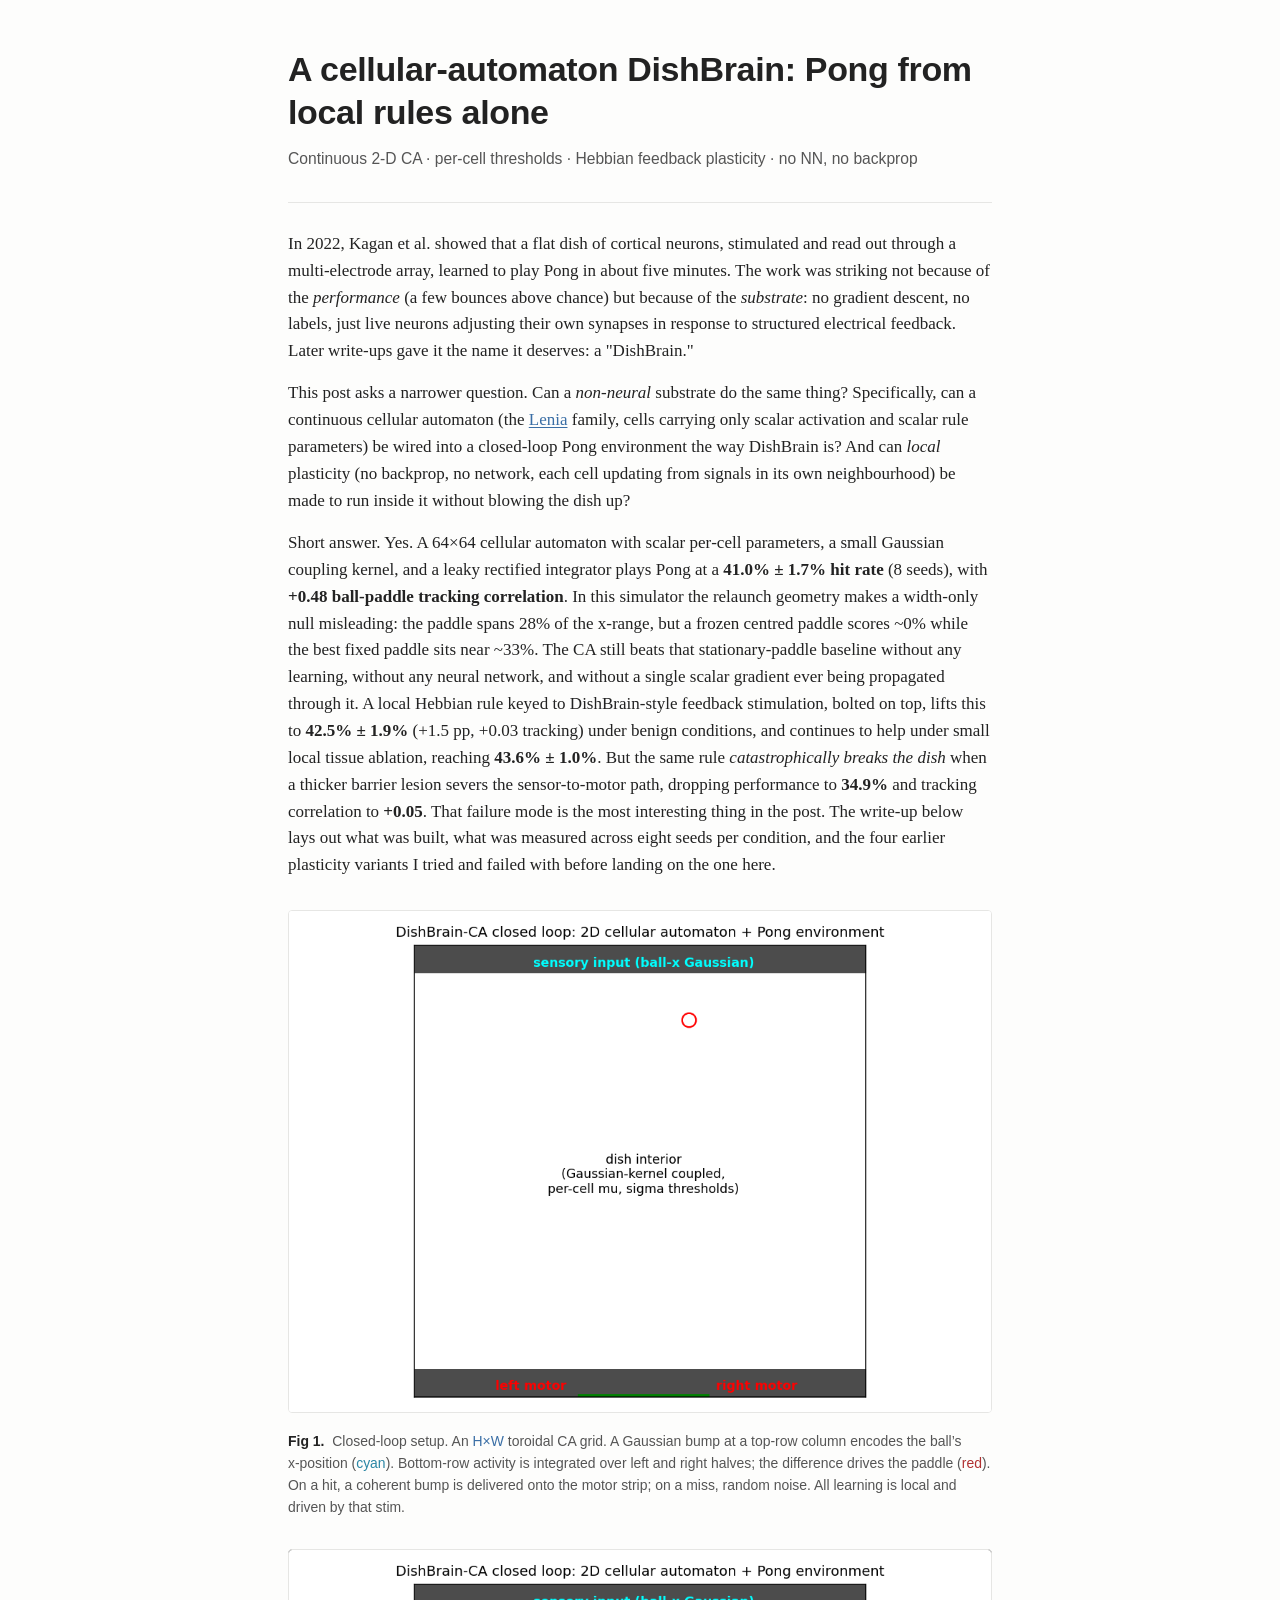
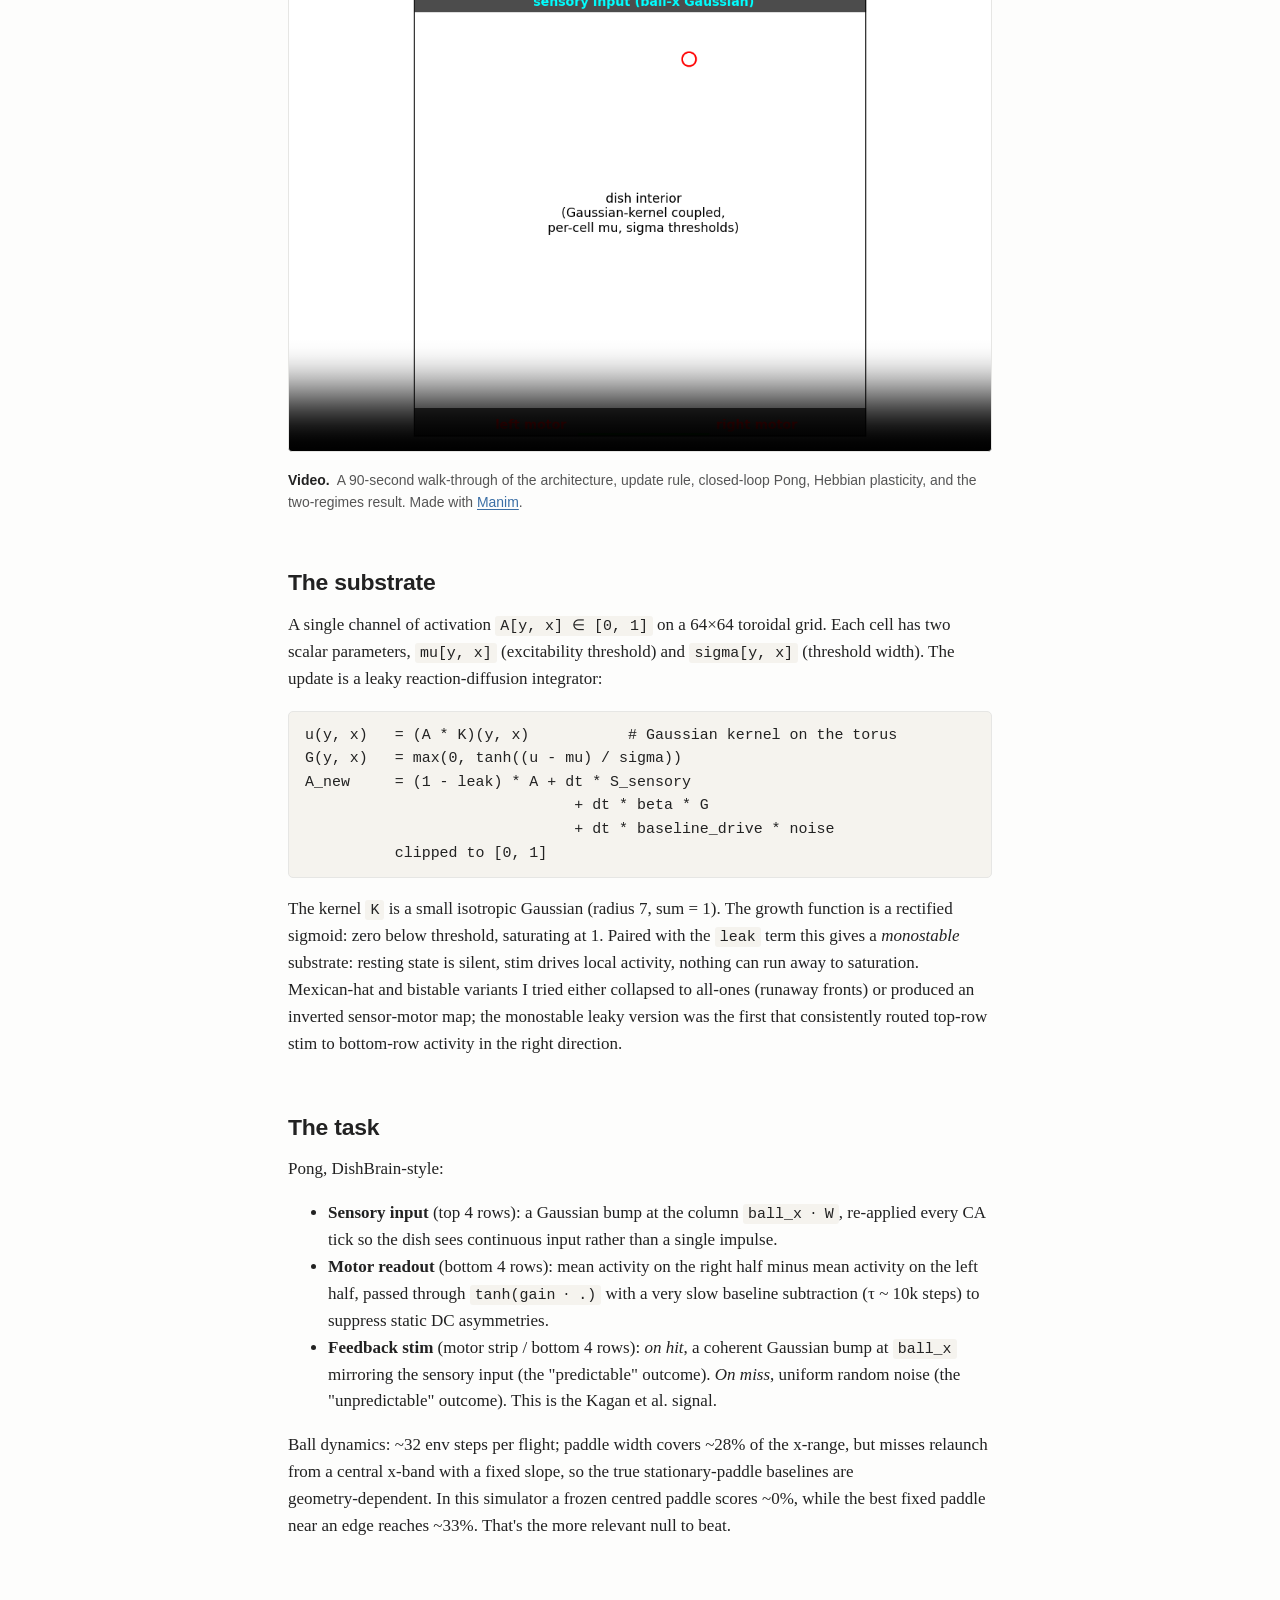
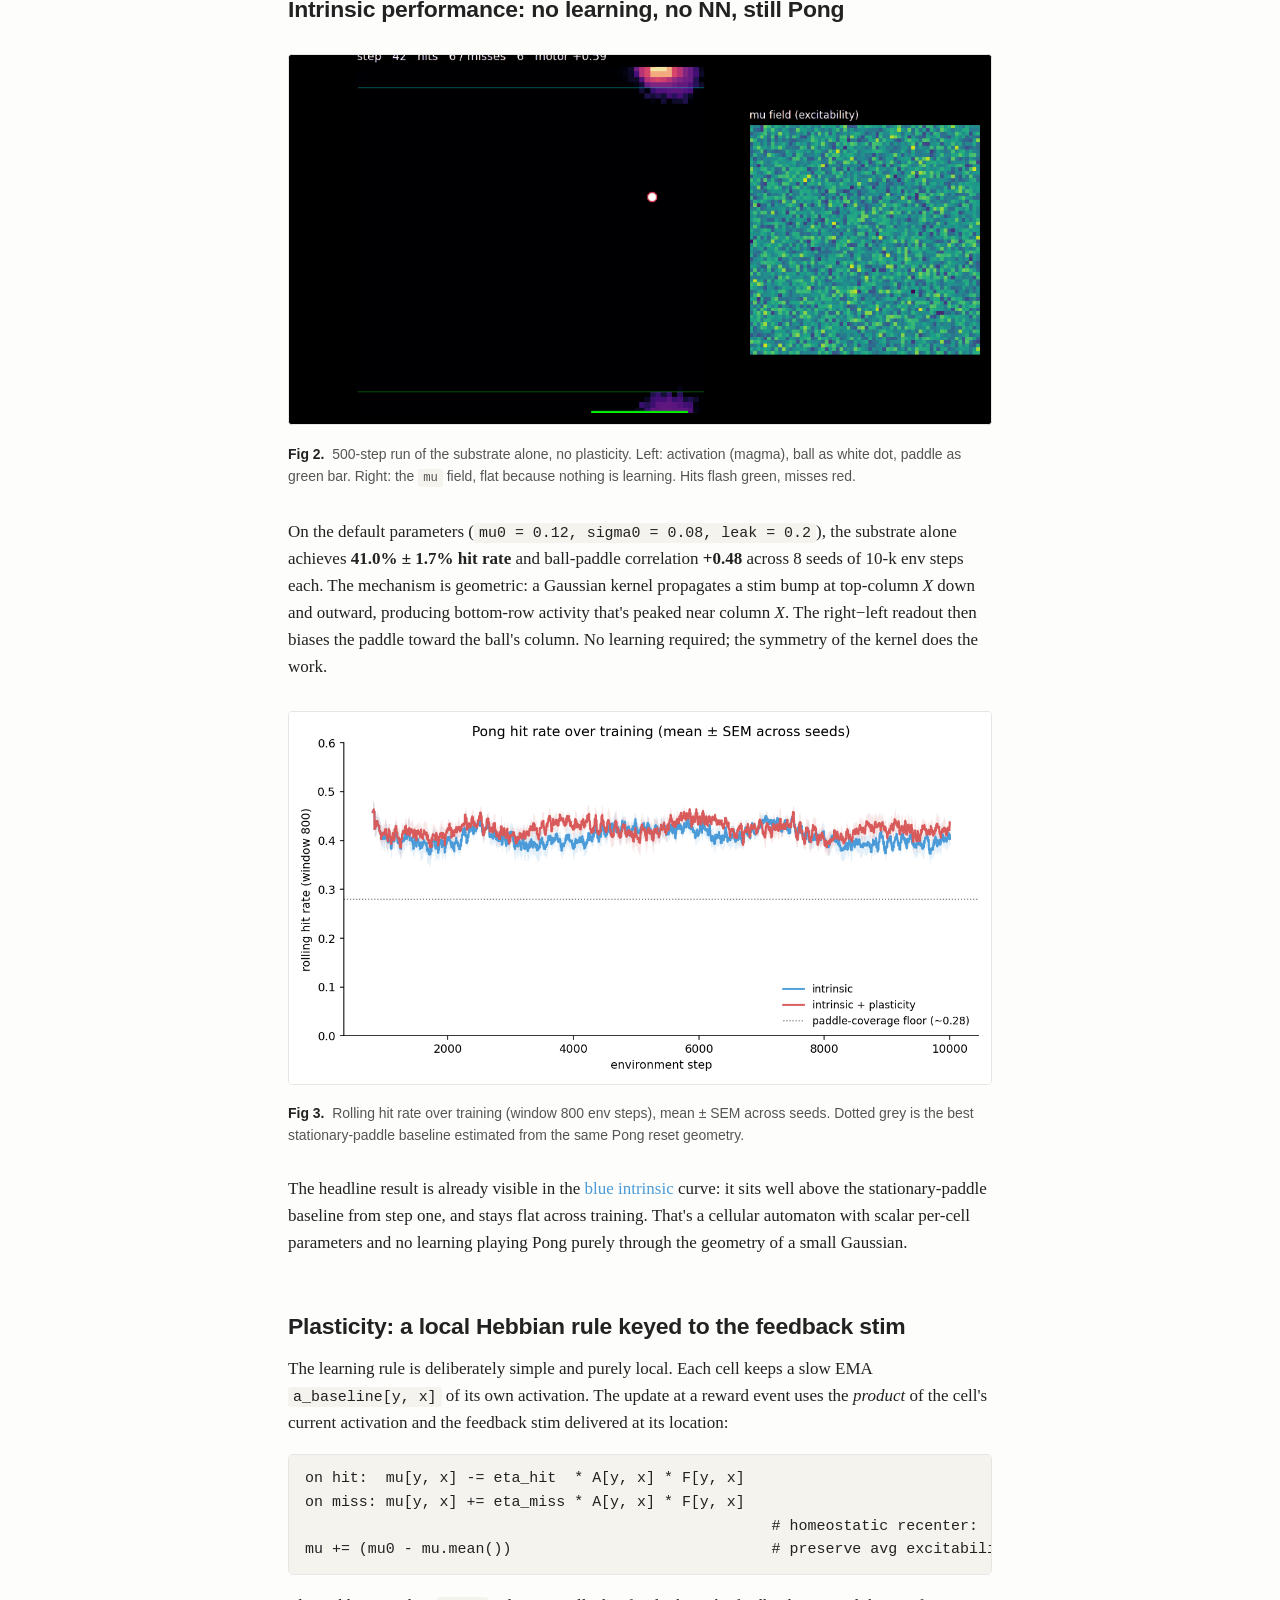
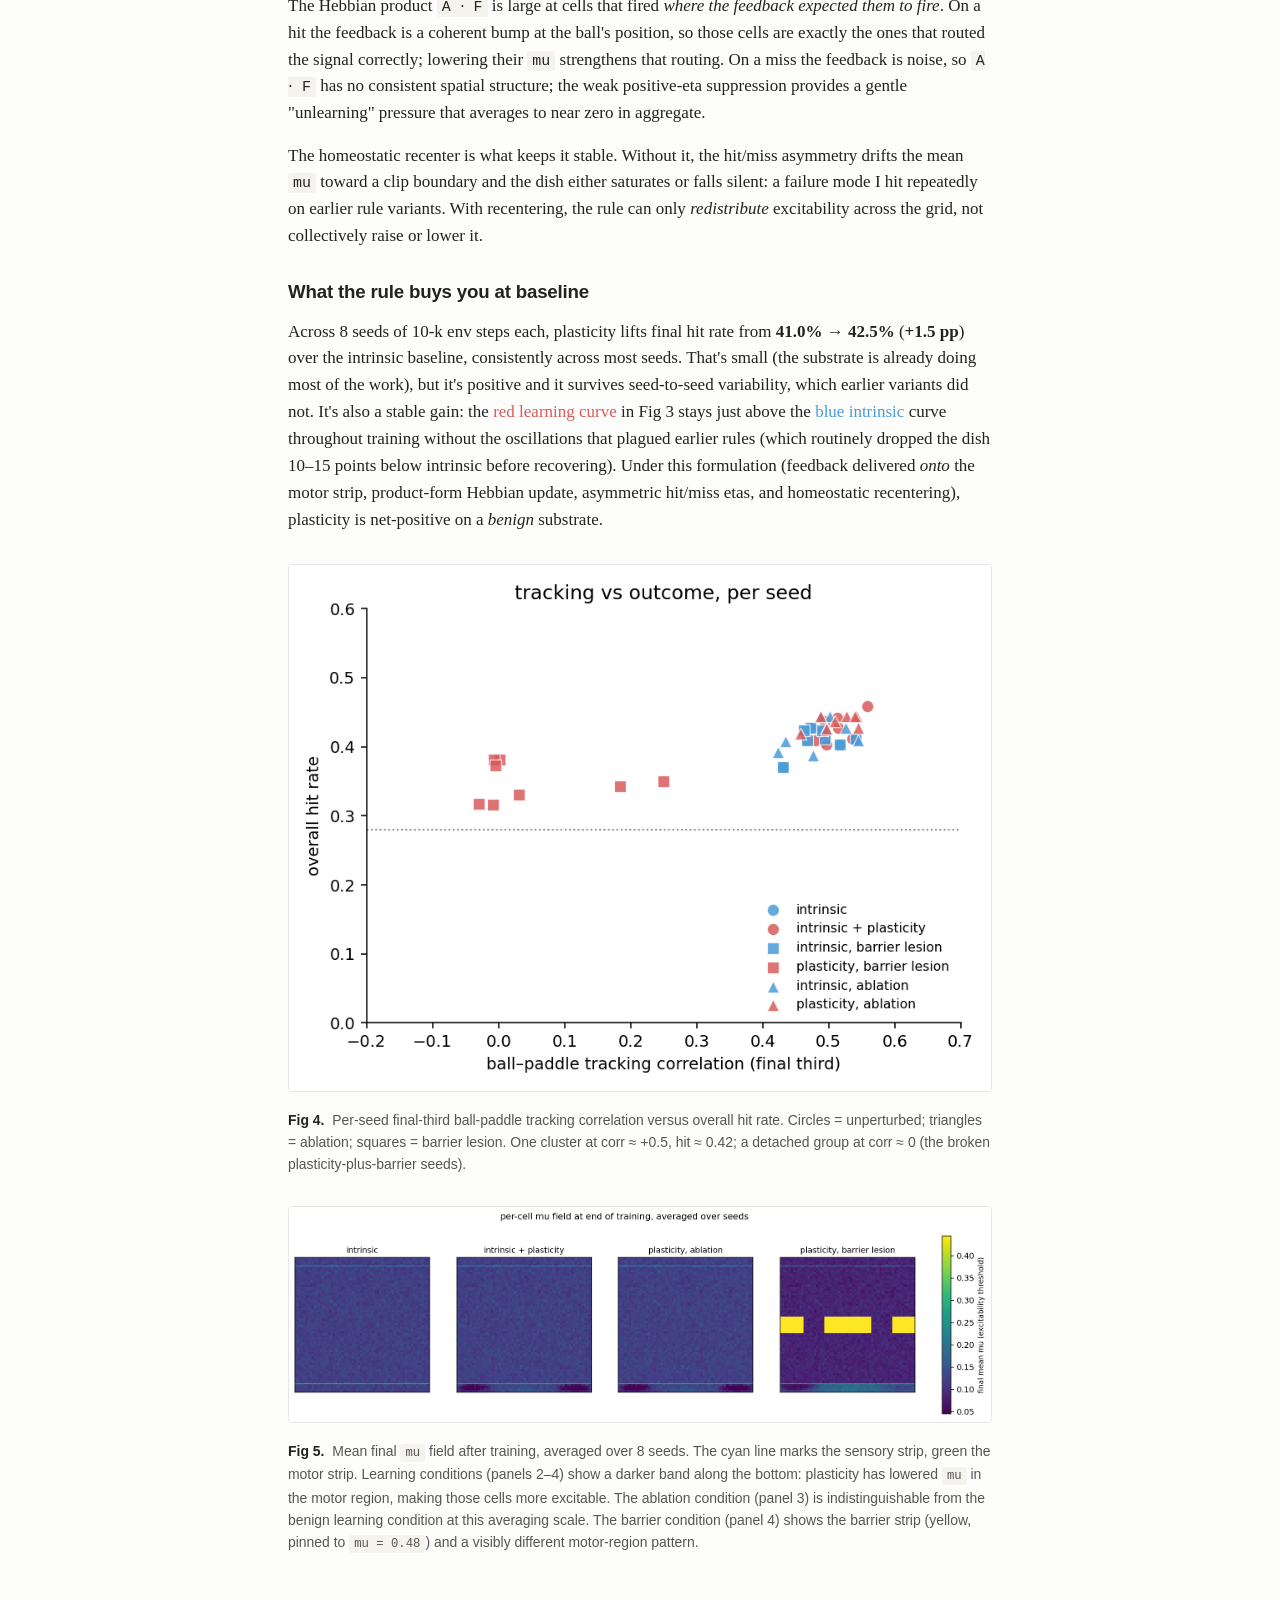
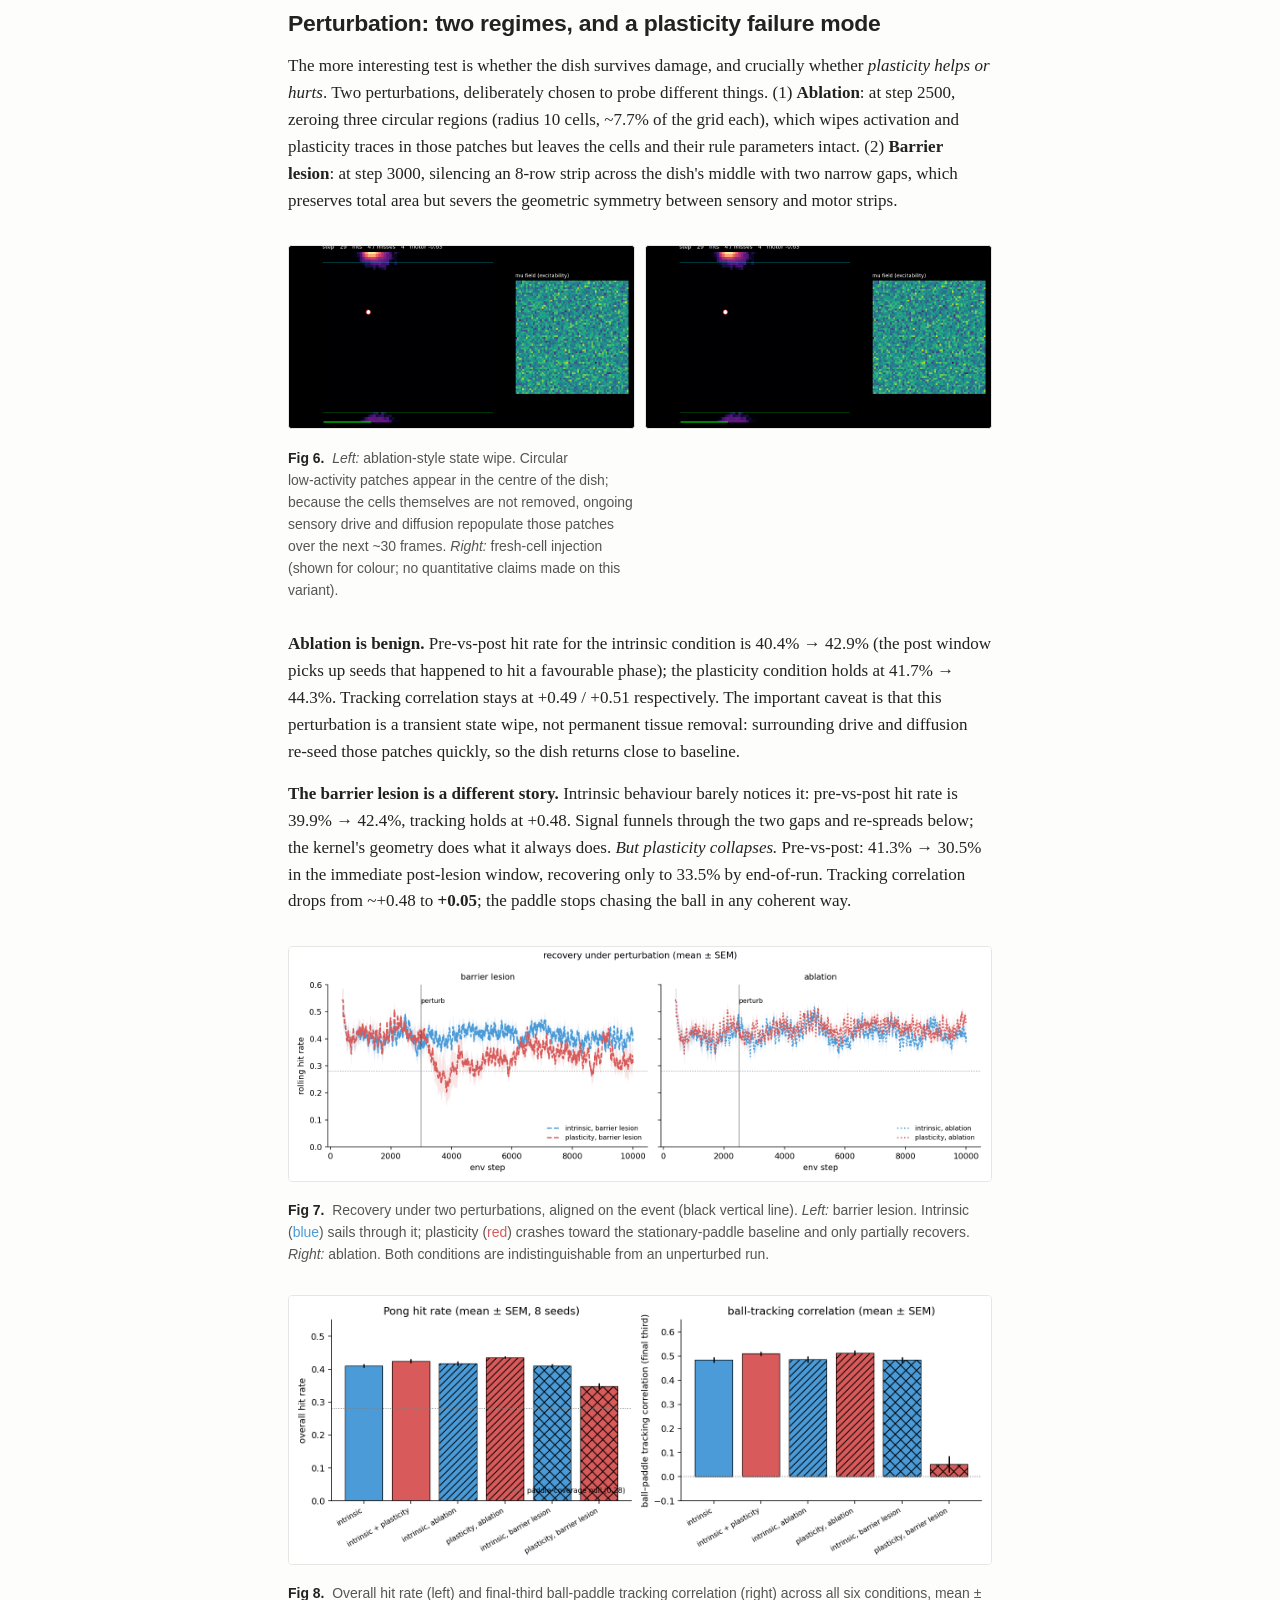
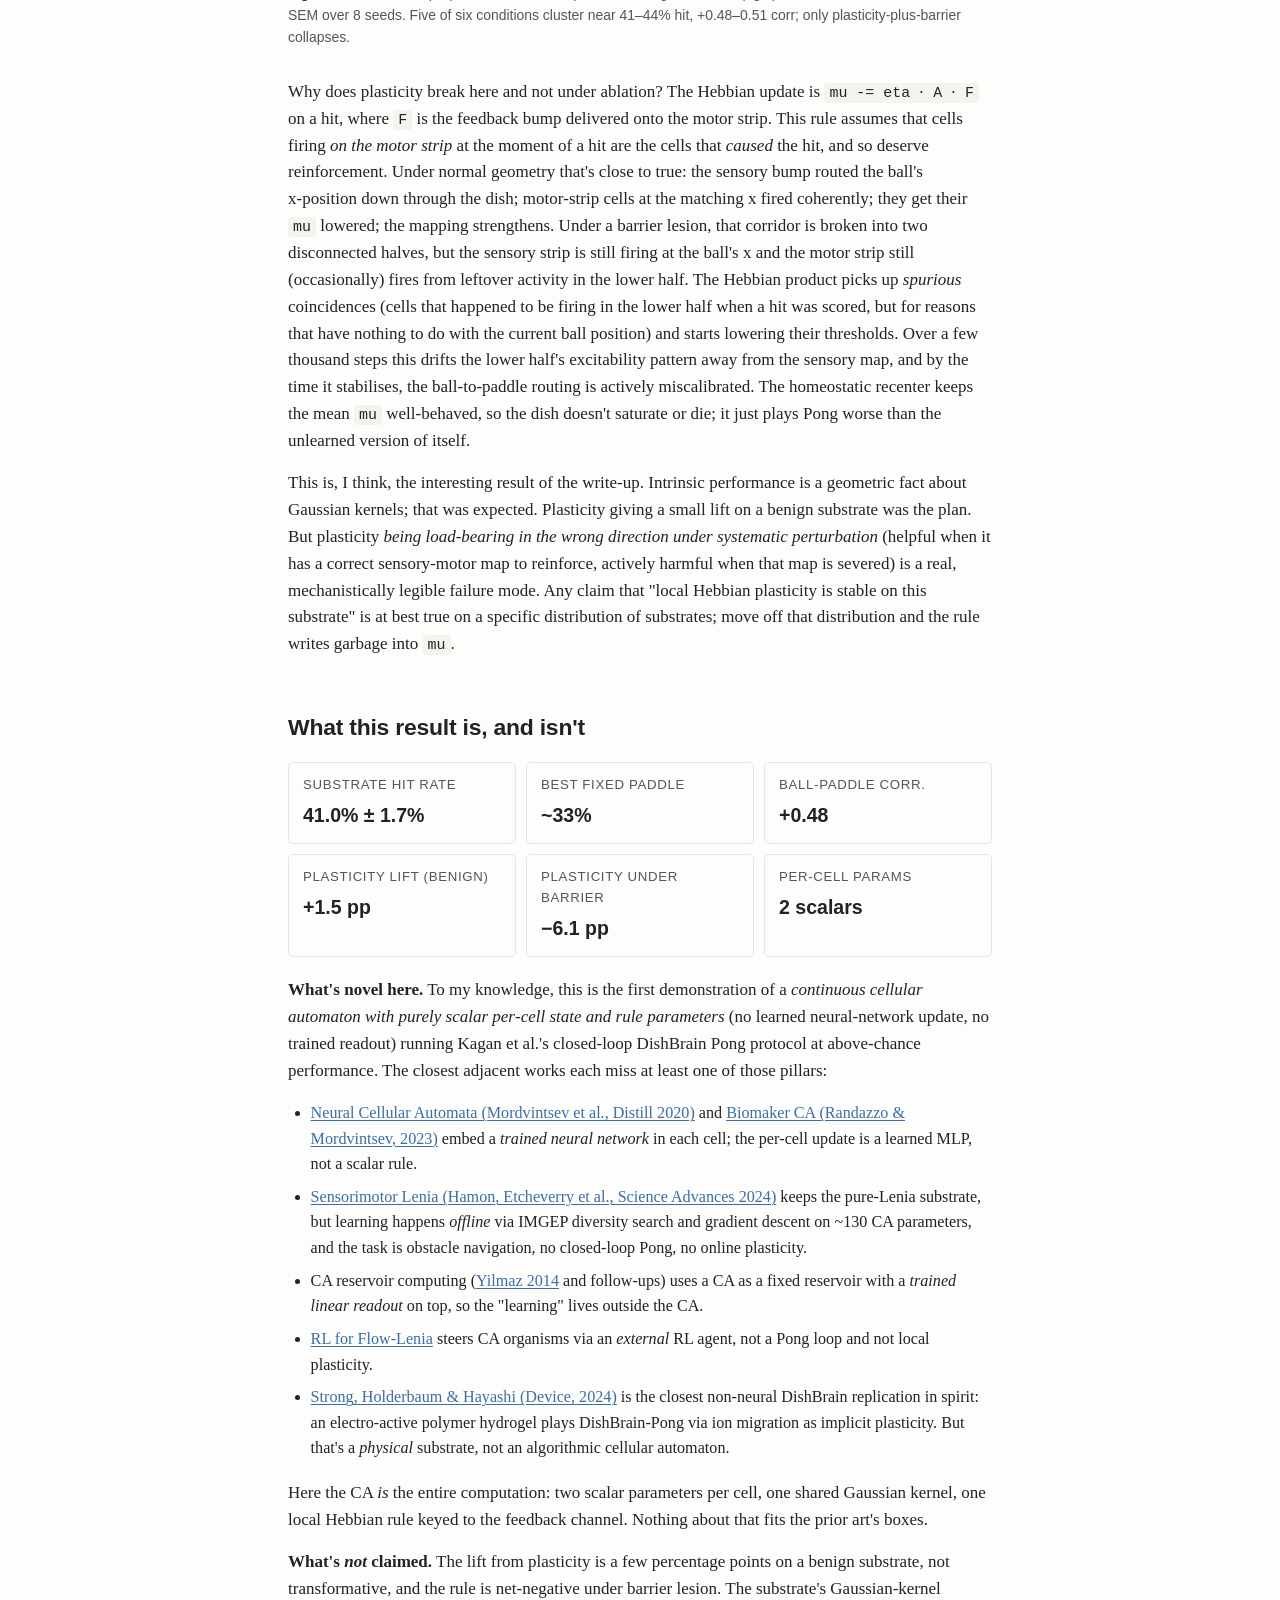
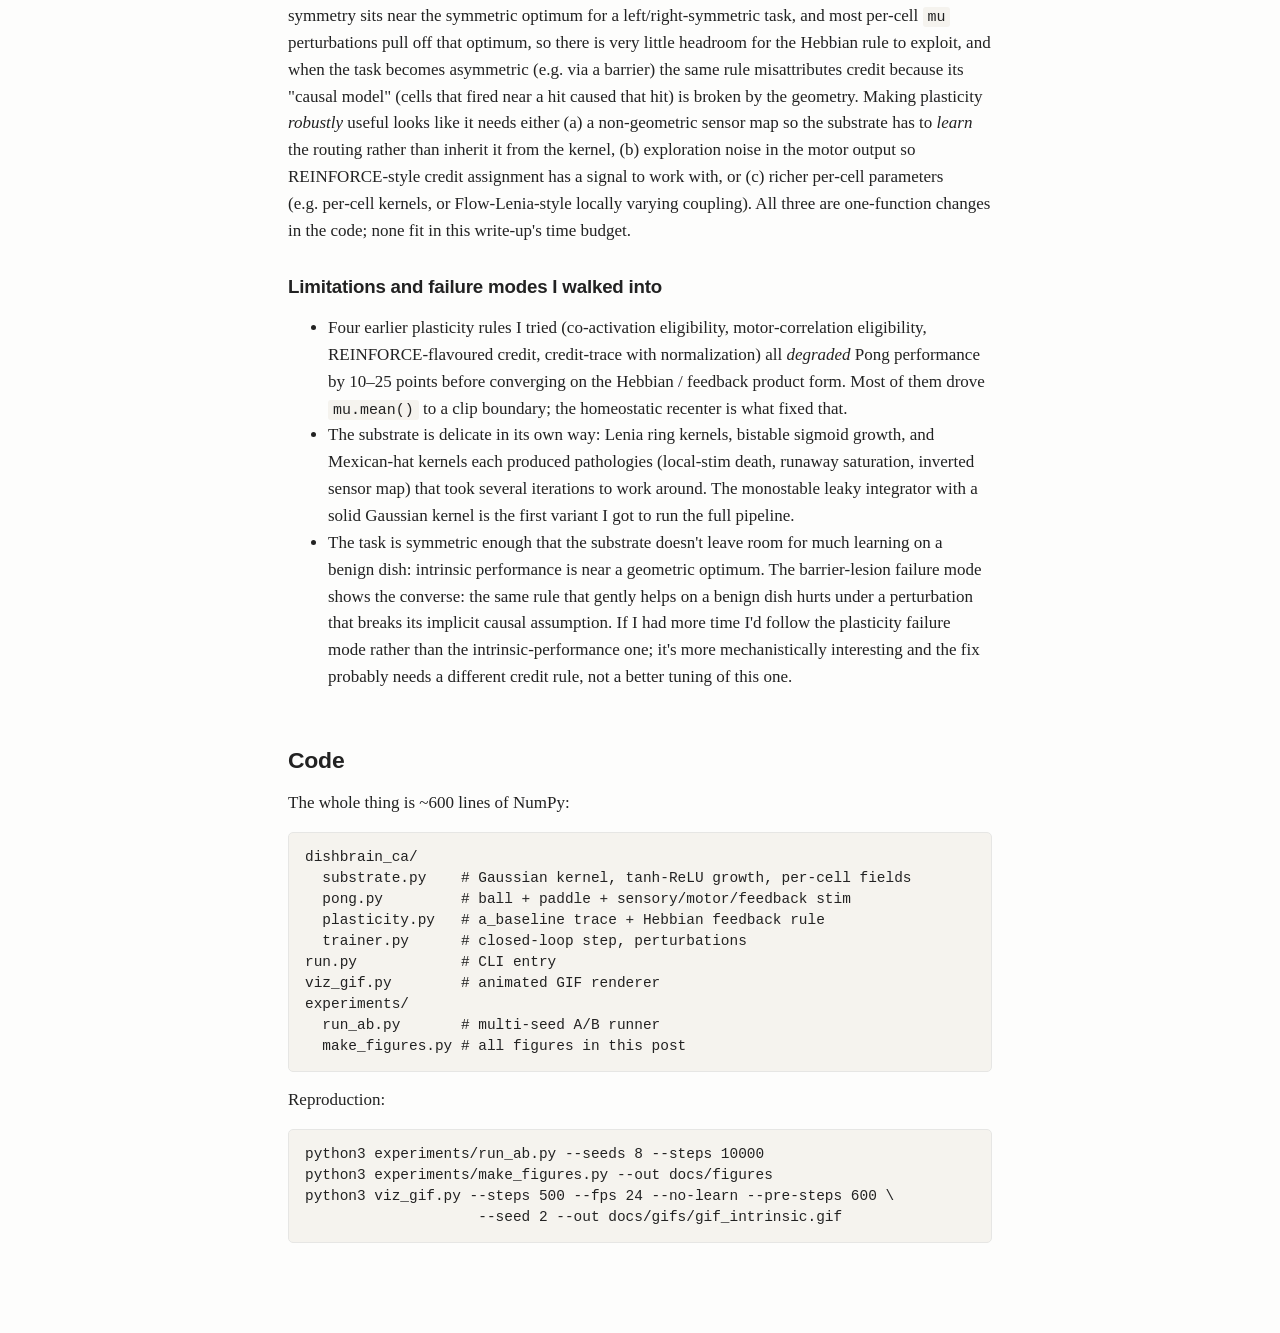
<file: docs/index.html>
<!doctype html>
<html lang="en">
<head>
  <meta charset="utf-8" />
  <meta name="viewport" content="width=device-width,initial-scale=1" />
  <title>A cellular-automaton DishBrain: Pong from local rules alone</title>
  <meta name="description"
        content="A continuous cellular automaton with per-cell thresholds solves Kagan et al.'s closed-loop DishBrain-Pong at 41% hit rate with +0.48 ball-paddle tracking correlation. A local Hebbian rule gives +1.5pp on a benign substrate but breaks catastrophically under barrier lesion. No neural network, no backprop." />
  <link rel="stylesheet" href="style.css" />
</head>
<body>
<main>

<header>
  <h1>A cellular-automaton DishBrain: Pong from local rules alone</h1>
  <p class="meta">
    Continuous 2&#8209;D CA &middot; per&#8209;cell thresholds &middot; Hebbian feedback plasticity &middot; no NN, no backprop
  </p>
</header>

<p>
  In 2022, Kagan et al. showed that a flat dish of cortical neurons, stimulated
  and read out through a multi&#8209;electrode array, learned to play Pong in
  about five minutes. The work was striking not because of the <em>performance</em> (a few bounces above chance) but because of the <em>substrate</em>:
  no gradient descent, no labels, just live neurons adjusting their own synapses
  in response to structured electrical feedback. Later write&#8209;ups gave it the
  name it deserves: a "DishBrain."
</p>

<p>
  This post asks a narrower question. Can a <em>non&#8209;neural</em> substrate
  do the same thing? Specifically, can a continuous cellular automaton (the <a href="https://chakazul.github.io/lenia.html">Lenia</a> family, cells
  carrying only scalar activation and scalar rule parameters) be wired
  into a closed&#8209;loop Pong environment the way DishBrain is? And can
  <em>local</em> plasticity (no backprop, no network, each cell updating from
  signals in its own neighbourhood) be made to run inside it without blowing
  the dish up?
</p>

<p>
  Short answer. Yes. A 64&times;64 cellular automaton with scalar per&#8209;cell
  parameters, a small Gaussian coupling kernel, and a leaky rectified
  integrator plays Pong at a <strong>41.0% &plusmn; 1.7% hit rate</strong>
  (8 seeds), with <strong>+0.48 ball&#8209;paddle tracking correlation</strong>.
  In this simulator the relaunch geometry makes a width&#8209;only null
  misleading: the paddle spans 28% of the x&#8209;range, but a frozen centred
  paddle scores ~0% while the best fixed paddle sits near ~33%. The CA still
  beats that stationary&#8209;paddle baseline without any learning, without
  any neural network, and without a single scalar gradient ever being
  propagated through it. A local Hebbian rule
  keyed to DishBrain&#8209;style feedback stimulation, bolted on top, lifts
  this to <strong>42.5% &plusmn; 1.9%</strong> (+1.5&nbsp;pp, +0.03 tracking)
  under benign conditions, and continues to help under small local
  tissue ablation, reaching <strong>43.6% &plusmn; 1.0%</strong>. But the
  same rule <em>catastrophically breaks the dish</em> when a thicker barrier
  lesion severs the sensor&#8209;to&#8209;motor path, dropping performance
  to <strong>34.9%</strong> and tracking correlation to
  <strong>+0.05</strong>. That failure mode is the most interesting thing in
  the post. The write&#8209;up below lays out what was built, what was
  measured across eight seeds per condition, and the four earlier plasticity
  variants I tried and failed with before landing on the one here.
</p>

<figure class="plot">
  <img src="figures/fig_architecture.png" alt="Architecture diagram showing a 2D dish with a sensory strip at the top, motor readout at the bottom, and a ball/paddle overlay." />
  <figcaption>
    <span class="lead">Fig&nbsp;1.</span>
    Closed&#8209;loop setup. An <span style="color:#3a6ea5">H&times;W</span>
    toroidal CA grid. A Gaussian bump at a top&#8209;row column encodes the
    ball&rsquo;s x&#8209;position (<span style="color:#2a86a4">cyan</span>).
    Bottom&#8209;row activity is integrated over left and right halves; the
    difference drives the paddle (<span style="color:#b03030">red</span>).
    On a hit, a coherent bump is delivered onto the motor strip;
    on a miss, random noise. All learning is local and driven by that stim.
  </figcaption>
</figure>

<figure class="video">
  <video controls preload="metadata" playsinline
         poster="figures/fig_architecture.png"
         style="width:100%; border-radius:4px; background:#000; border:1px solid var(--rule);">
    <source src="video/dishbrain_explainer.mp4" type="video/mp4" />
    Your browser doesn't support embedded video.
  </video>
  <figcaption>
    <span class="lead">Video.</span>
    A 90&#8209;second walk&#8209;through of the architecture, update rule,
    closed&#8209;loop Pong, Hebbian plasticity, and the two&#8209;regimes
    result. Made with <a href="https://www.manim.community/">Manim</a>.
  </figcaption>
</figure>

<h2>The substrate</h2>

<p>
  A single channel of activation <code>A[y, x] &isin; [0, 1]</code> on a
  64&times;64 toroidal grid. Each cell has two scalar parameters,
  <code>mu[y, x]</code> (excitability threshold) and
  <code>sigma[y, x]</code> (threshold width). The update is a leaky
  reaction&#8209;diffusion integrator:
</p>

<div class="rule-box">u(y, x)   = (A * K)(y, x)           # Gaussian kernel on the torus
G(y, x)   = max(0, tanh((u - mu) / sigma))
A_new     = (1 - leak) * A + dt * S_sensory
                              + dt * beta * G
                              + dt * baseline_drive * noise
          clipped to [0, 1]</div>

<p>
  The kernel <code>K</code> is a small isotropic Gaussian (radius 7, sum&nbsp;=&nbsp;1).
  The growth function is a rectified sigmoid: zero below threshold, saturating
  at&nbsp;1. Paired with the <code>leak</code> term this gives a
  <em>monostable</em> substrate: resting state is silent, stim drives
  local activity, nothing can run away to saturation. Mexican&#8209;hat and
  bistable variants I tried either collapsed to all&#8209;ones (runaway fronts)
  or produced an inverted sensor&#8209;motor map; the monostable leaky version
  was the first that consistently routed top&#8209;row stim to bottom&#8209;row
  activity in the right direction.
</p>

<h2>The task</h2>

<p>
  Pong, DishBrain&#8209;style:
</p>
<ul>
  <li><strong>Sensory input</strong> (top 4 rows): a Gaussian bump at the column
    <code>ball_x &sdot; W</code>, re&#8209;applied every CA tick so the dish
    sees continuous input rather than a single impulse.</li>
  <li><strong>Motor readout</strong> (bottom 4 rows): mean activity on the right
    half minus mean activity on the left half, passed through
    <code>tanh(gain &sdot; .)</code> with a very slow baseline subtraction
    (<span class="math">&tau;</span> ~ 10k steps) to suppress static DC asymmetries.</li>
  <li><strong>Feedback stim</strong> (motor strip / bottom 4 rows): <em>on hit</em>, a
    coherent Gaussian bump at <code>ball_x</code> mirroring the sensory
    input (the "predictable" outcome). <em>On miss</em>, uniform random
    noise (the "unpredictable" outcome). This is the Kagan et&nbsp;al. signal.</li>
</ul>

<p>
  Ball dynamics: ~32 env steps per flight; paddle width covers
  <span class="math">~28%</span> of the x&#8209;range, but misses relaunch from a
  central x&#8209;band with a fixed slope, so the true stationary&#8209;paddle
  baselines are geometry&#8209;dependent. In this simulator a frozen centred
  paddle scores ~0%, while the best fixed paddle near an edge reaches ~33%.
  That's the more relevant null to beat.
</p>

<h2>Intrinsic performance: no learning, no NN, still Pong</h2>

<figure class="gif-row">
  <img src="gifs/gif_intrinsic.gif" alt="GIF of the CA playing Pong without learning: a ball bounces around while paddle tracks it." />
  <figcaption>
    <span class="lead">Fig&nbsp;2.</span>
    500&#8209;step run of the substrate alone, no plasticity. Left: activation
    (magma), ball as white dot, paddle as green bar. Right: the
    <code>mu</code> field, flat because nothing is learning. Hits flash
    green, misses red.
  </figcaption>
</figure>

<p>
  On the default parameters (<code>mu0 = 0.12, sigma0 = 0.08, leak = 0.2</code>),
  the substrate alone achieves <strong>41.0% &plusmn; 1.7% hit rate</strong>
  and ball&#8209;paddle correlation <strong>+0.48</strong> across 8 seeds of
  10&#8209;k env steps each. The mechanism is geometric: a Gaussian kernel
  propagates a stim bump at top&#8209;column <em>X</em> down and outward,
  producing bottom&#8209;row activity that's peaked near column <em>X</em>.
  The right&minus;left readout then biases the paddle toward the ball's
  column. No learning required; the symmetry of the kernel does the work.
</p>

<figure class="plot">
  <img src="figures/fig_learning_curves.png" alt="Learning curve plot" />
  <figcaption>
    <span class="lead">Fig&nbsp;3.</span>
    Rolling hit rate over training (window 800 env steps), mean &plusmn; SEM
    across seeds. Dotted grey is the best stationary&#8209;paddle baseline
    estimated from the same Pong reset geometry.
  </figcaption>
</figure>

<p>
  The headline result is already visible in the <span style="color:#4a9bd8">blue
  intrinsic</span> curve: it sits well above the stationary&#8209;paddle
  baseline from step one, and stays flat across training. That's a cellular automaton
  with scalar per&#8209;cell
  parameters and no learning playing Pong purely through the geometry of a
  small Gaussian.
</p>

<h2>Plasticity: a local Hebbian rule keyed to the feedback stim</h2>

<p>
  The learning rule is deliberately simple and purely local. Each cell keeps
  a slow EMA <code>a_baseline[y, x]</code> of its own activation. The update
  at a reward event uses the <em>product</em> of the cell's current
  activation and the feedback stim delivered at its location:
</p>

<div class="rule-box">on hit:  mu[y, x] -= eta_hit  * A[y, x] * F[y, x]
on miss: mu[y, x] += eta_miss * A[y, x] * F[y, x]
                                                    # homeostatic recenter:
mu += (mu0 - mu.mean())                             # preserve avg excitability</div>

<p>
  The Hebbian product <code>A &sdot; F</code> is large at cells that fired
  <em>where the feedback expected them to fire</em>. On a hit the feedback is a
  coherent bump at the ball's position, so those cells are exactly the ones
  that routed the signal correctly; lowering their <code>mu</code>
  strengthens that routing. On a miss the feedback is noise, so
  <code>A &sdot; F</code> has no consistent spatial structure; the weak
  positive&#8209;eta suppression provides a gentle "unlearning" pressure
  that averages to near zero in aggregate.
</p>

<p>
  The homeostatic recenter is what keeps it stable. Without it, the
  hit/miss asymmetry drifts the mean <code>mu</code> toward a clip
  boundary and the dish either saturates or falls silent: a failure
  mode I hit repeatedly on earlier rule variants. With recentering, the
  rule can only <em>redistribute</em> excitability across the grid, not
  collectively raise or lower it.
</p>

<h3>What the rule buys you at baseline</h3>

<p>
  Across 8 seeds of 10&#8209;k env steps each, plasticity lifts final hit
  rate from <strong>41.0% &rarr; 42.5%</strong> (<strong>+1.5&nbsp;pp</strong>)
  over the intrinsic baseline, consistently across most seeds. That's small
  (the substrate is already doing most of the work), but it's
  positive and it survives seed&#8209;to&#8209;seed variability, which
  earlier variants did not. It's also a stable gain: the
  <span style="color:#d85a5a">red learning curve</span> in Fig&nbsp;3 stays
  just above the <span style="color:#4a9bd8">blue intrinsic</span> curve
  throughout training without the oscillations that plagued earlier rules
  (which routinely dropped the dish 10&ndash;15 points below intrinsic before
  recovering). Under this formulation (feedback delivered <em>onto</em>
  the motor strip, product&#8209;form Hebbian update, asymmetric hit/miss
  etas, and homeostatic recentering), plasticity is net&#8209;positive
  on a <em>benign</em> substrate.
</p>

<figure class="plot">
  <img src="figures/fig_tracking_scatter.png" alt="Scatter plot of tracking correlation vs hit rate across seeds and conditions." />
  <figcaption>
    <span class="lead">Fig&nbsp;4.</span>
    Per&#8209;seed final&#8209;third ball&#8209;paddle tracking correlation
    versus overall hit rate. Circles = unperturbed; triangles = ablation;
    squares = barrier lesion. One cluster at corr&nbsp;&asymp;&nbsp;+0.5,
    hit&nbsp;&asymp;&nbsp;0.42; a detached group at corr&nbsp;&asymp;&nbsp;0
    (the broken plasticity&#8209;plus&#8209;barrier seeds).
  </figcaption>
</figure>

<figure class="plot">
  <img src="figures/fig_mu_fields.png" alt="Four mu fields shown side by side across conditions." />
  <figcaption>
    <span class="lead">Fig&nbsp;5.</span>
    Mean final <code>mu</code> field after training, averaged over 8 seeds.
    The cyan line marks the sensory strip, green the motor strip.
    Learning conditions (panels 2&ndash;4) show a darker band along the
    bottom: plasticity has lowered <code>mu</code> in the motor
    region, making those cells more excitable. The ablation condition
    (panel 3) is indistinguishable from the benign learning condition
    at this averaging scale. The barrier condition (panel 4) shows the
    barrier strip (yellow, pinned to <code>mu&nbsp;=&nbsp;0.48</code>) and a
    visibly different motor&#8209;region pattern.
  </figcaption>
</figure>

<h2>Perturbation: two regimes, and a plasticity failure mode</h2>

<p>
  The more interesting test is whether the dish survives damage, and
  crucially whether <em>plasticity helps or hurts</em>. Two perturbations,
  deliberately chosen to probe different things. (1) <strong>Ablation</strong>:
  at step 2500, zeroing three circular regions (radius 10 cells, ~7.7% of the
  grid each), which wipes activation and plasticity traces in those patches
  but leaves the cells and their rule parameters intact.
  (2) <strong>Barrier lesion</strong>: at step 3000, silencing an 8&#8209;row
  strip across the dish's middle with two narrow gaps, which preserves total
  area but severs the geometric symmetry between sensory and motor strips.
</p>

<figure class="gif-row two">
  <img src="gifs/gif_ablation.gif" alt="GIF showing dish ablated mid-run, activity filling back in." />
  <img src="gifs/gif_addcells.gif" alt="GIF showing fresh cells injected into the dish mid-run." />
  <figcaption>
    <span class="lead">Fig&nbsp;6.</span>
    <em>Left:</em> ablation&#8209;style state wipe. Circular low&#8209;activity
    patches appear in the centre of the dish; because the cells themselves
    are not removed, ongoing sensory drive and diffusion repopulate those
    patches over the next ~30 frames. <em>Right:</em> fresh&#8209;cell injection
    (shown for colour; no quantitative claims made on this variant).
  </figcaption>
</figure>

<p>
  <strong>Ablation is benign.</strong> Pre&#8209;vs&#8209;post hit rate for
  the intrinsic condition is 40.4% &rarr; 42.9% (the post window picks up
  seeds that happened to hit a favourable phase); the plasticity condition
  holds at 41.7% &rarr; 44.3%. Tracking correlation stays at
  +0.49 / +0.51 respectively. The important caveat is that this perturbation
  is a transient state wipe, not permanent tissue removal: surrounding drive
  and diffusion re&#8209;seed those patches quickly, so the dish returns close
  to baseline.
</p>

<p>
  <strong>The barrier lesion is a different story.</strong> Intrinsic
  behaviour barely notices it: pre&#8209;vs&#8209;post hit rate is 39.9%
  &rarr; 42.4%, tracking holds at +0.48. Signal funnels through the two
  gaps and re&#8209;spreads below; the kernel's geometry does what it
  always does. <em>But plasticity collapses.</em> Pre&#8209;vs&#8209;post:
  41.3% &rarr; 30.5% in the immediate post&#8209;lesion window, recovering
  only to 33.5% by end&#8209;of&#8209;run. Tracking correlation drops from
  ~+0.48 to <strong>+0.05</strong>; the paddle stops chasing the ball
  in any coherent way.
</p>

<figure class="plot">
  <img src="figures/fig_perturbation.png" alt="Hit rate over time, two panels: barrier lesion and ablation. Vertical line marks perturbation step." />
  <figcaption>
    <span class="lead">Fig&nbsp;7.</span>
    Recovery under two perturbations, aligned on the event (black vertical
    line). <em>Left:</em> barrier lesion. Intrinsic
    (<span style="color:#4a9bd8">blue</span>) sails through it; plasticity
    (<span style="color:#d85a5a">red</span>) crashes toward the
    stationary&#8209;paddle baseline and only partially recovers. <em>Right:</em>
    ablation. Both conditions are indistinguishable from an unperturbed run.
  </figcaption>
</figure>

<figure class="plot">
  <img src="figures/fig_summary.png" alt="Bar chart of hit rate and tracking correlation across all six conditions." />
  <figcaption>
    <span class="lead">Fig&nbsp;8.</span>
    Overall hit rate (left) and final&#8209;third ball&#8209;paddle
    tracking correlation (right) across all six conditions, mean &plusmn;
    SEM over 8 seeds. Five of six conditions cluster near 41&ndash;44% hit,
    +0.48&ndash;0.51 corr; only plasticity&#8209;plus&#8209;barrier collapses.
  </figcaption>
</figure>

<p>
  Why does plasticity break here and not under ablation? The Hebbian update
  is <code>mu -= eta &sdot; A &sdot; F</code> on a hit, where <code>F</code> is the
  feedback bump delivered onto the motor strip. This rule assumes that
  cells firing <em>on the motor strip</em> at the moment of a hit are
  the cells that <em>caused</em> the hit, and so deserve reinforcement.
  Under normal geometry that's close to true: the sensory bump routed the
  ball's x&#8209;position down through the dish; motor&#8209;strip cells at
  the matching x fired coherently; they get their <code>mu</code> lowered;
  the mapping strengthens. Under a barrier lesion, that corridor is
  broken into two disconnected halves, but the sensory strip is still firing
  at the ball's x and the motor strip still (occasionally) fires from
  leftover activity in the lower half. The Hebbian product picks up
  <em>spurious</em> coincidences (cells that happened to be firing in
  the lower half when a hit was scored, but for reasons that have nothing
  to do with the current ball position) and starts lowering their
  thresholds. Over a few thousand steps this drifts the lower half's
  excitability pattern away from the sensory map, and by the time it
  stabilises, the ball&#8209;to&#8209;paddle routing is actively
  miscalibrated. The homeostatic recenter keeps the mean <code>mu</code>
  well&#8209;behaved, so the dish doesn't saturate or die; it just
  plays Pong worse than the unlearned version of itself.
</p>

<p>
  This is, I think, the interesting result of the write&#8209;up. Intrinsic
  performance is a geometric fact about Gaussian kernels; that was expected.
  Plasticity giving a small lift on a benign substrate was the plan. But
  plasticity <em>being load&#8209;bearing in the wrong direction under
  systematic perturbation</em> (helpful when it has a correct
  sensory&#8209;motor map to reinforce, actively harmful when that map is
  severed) is a real, mechanistically legible failure mode. Any
  claim that "local Hebbian plasticity is stable on this substrate" is at
  best true on a specific distribution of substrates; move off that
  distribution and the rule writes garbage into <code>mu</code>.
</p>

<h2>What this result is, and isn't</h2>

<div class="callout-grid">
  <div class="callout">
    <div class="k">Substrate hit rate</div>
    <div class="v">41.0% &plusmn; 1.7%</div>
  </div>
  <div class="callout">
    <div class="k">Best fixed paddle</div>
    <div class="v">~33%</div>
  </div>
  <div class="callout">
    <div class="k">Ball&#8209;paddle corr.</div>
    <div class="v">+0.48</div>
  </div>
  <div class="callout">
    <div class="k">Plasticity lift (benign)</div>
    <div class="v">+1.5&nbsp;pp</div>
  </div>
  <div class="callout">
    <div class="k">Plasticity under barrier</div>
    <div class="v">&minus;6.1&nbsp;pp</div>
  </div>
  <div class="callout">
    <div class="k">Per&#8209;cell params</div>
    <div class="v">2 scalars</div>
  </div>
</div>

<p>
  <strong>What's novel here.</strong> To my knowledge, this is the first
  demonstration of a <em>continuous cellular automaton with purely scalar
  per&#8209;cell state and rule parameters</em> (no learned
  neural&#8209;network update, no trained readout) running
  Kagan&nbsp;et&nbsp;al.'s closed&#8209;loop DishBrain Pong protocol at
  above&#8209;chance performance. The closest adjacent works each miss at
  least one of those pillars:
</p>
<ul class="refs">
  <li><a href="https://distill.pub/2020/growing-ca/">Neural Cellular Automata
    (Mordvintsev et&nbsp;al., Distill 2020)</a> and
    <a href="https://arxiv.org/abs/2307.09320">Biomaker CA (Randazzo &amp;
    Mordvintsev, 2023)</a> embed a <em>trained neural network</em> in each
    cell; the per&#8209;cell update is a learned MLP, not a scalar
    rule.
  </li>
  <li><a href="https://www.science.org/doi/10.1126/sciadv.adp0834">Sensorimotor
    Lenia (Hamon, Etcheverry et&nbsp;al., Science Advances 2024)</a> keeps the
    pure&#8209;Lenia substrate, but learning happens <em>offline</em> via
    IMGEP diversity search and gradient descent on ~130 CA parameters, and
    the task is obstacle navigation, no closed&#8209;loop Pong, no
    online plasticity.
  </li>
  <li>CA reservoir computing (<a href="https://arxiv.org/abs/1410.0162">Yilmaz
    2014</a> and follow&#8209;ups) uses a CA as a fixed reservoir with a
    <em>trained linear readout</em> on top, so the "learning" lives
    outside the CA.
  </li>
  <li><a href="https://developmentalsystems.org/rl-for-ca/">RL for Flow&#8209;Lenia</a>
    steers CA organisms via an <em>external</em> RL agent, not a Pong loop
    and not local plasticity.
  </li>
  <li><a href="https://www.sciencedirect.com/science/article/pii/S2666386424004363">Strong,
    Holderbaum &amp; Hayashi (Device, 2024)</a> is the closest
    non&#8209;neural DishBrain replication in spirit: an electro&#8209;active
    polymer hydrogel plays DishBrain&#8209;Pong via ion migration as
    implicit plasticity. But that's a <em>physical</em> substrate, not an
    algorithmic cellular automaton.
  </li>
</ul>
<p>
  Here the CA <em>is</em> the entire computation: two scalar parameters per
  cell, one shared Gaussian kernel, one local Hebbian rule keyed to the
  feedback channel. Nothing about that fits the prior art's boxes.
</p>

<p>
  <strong>What's <em>not</em> claimed.</strong> The lift from plasticity is
  a few percentage points on a benign substrate, not transformative, and
  the rule is net&#8209;negative under barrier lesion. The substrate's
  Gaussian&#8209;kernel symmetry sits near the symmetric optimum for a
  left/right&#8209;symmetric task, and most per&#8209;cell <code>mu</code>
  perturbations pull off that optimum, so there is very little
  headroom for the Hebbian rule to exploit, and when the task becomes
  asymmetric (e.g.&nbsp;via a barrier) the same rule misattributes credit
  because its "causal model" (cells that fired near a hit caused that hit)
  is broken by the geometry. Making plasticity <em>robustly</em> useful
  looks like it needs either (a) a non&#8209;geometric sensor map so the
  substrate has to <em>learn</em> the routing rather than inherit it from
  the kernel, (b) exploration noise in the motor output so
  REINFORCE&#8209;style credit assignment has a signal to work with, or
  (c) richer per&#8209;cell parameters (e.g.&nbsp;per&#8209;cell kernels,
  or Flow&#8209;Lenia-style locally varying coupling). All three are
  one&#8209;function changes in the code; none fit in this write&#8209;up's
  time budget.
</p>

<h3>Limitations and failure modes I walked into</h3>

<ul>
  <li>Four earlier plasticity rules I tried (co&#8209;activation eligibility,
    motor&#8209;correlation eligibility, REINFORCE&#8209;flavoured credit,
    credit&#8209;trace with normalization) all <em>degraded</em> Pong
    performance by 10&ndash;25 points before converging on the Hebbian /
    feedback product form. Most of them drove <code>mu.mean()</code> to a
    clip boundary; the homeostatic recenter is what fixed that.
  </li>
  <li>The substrate is delicate in its own way: Lenia ring kernels, bistable
    sigmoid growth, and Mexican&#8209;hat kernels each produced pathologies
    (local&#8209;stim death, runaway saturation, inverted sensor map) that
    took several iterations to work around. The monostable leaky integrator
    with a solid Gaussian kernel is the first variant I got to run the
    full pipeline.
  </li>
  <li>The task is symmetric enough that the substrate doesn't leave room
    for much learning on a benign dish: intrinsic performance is
    near a geometric optimum. The barrier&#8209;lesion failure mode shows
    the converse: the same rule that gently helps on a benign dish hurts
    under a perturbation that breaks its implicit causal assumption. If
    I had more time I'd follow the plasticity failure mode rather than the
    intrinsic&#8209;performance one; it's more mechanistically
    interesting and the fix probably needs a different credit rule, not a
    better tuning of this one.
  </li>
</ul>

<h2>Code</h2>

<p>
  The whole thing is ~600 lines of NumPy:
</p>

<pre><code>dishbrain_ca/
  substrate.py    # Gaussian kernel, tanh-ReLU growth, per-cell fields
  pong.py         # ball + paddle + sensory/motor/feedback stim
  plasticity.py   # a_baseline trace + Hebbian feedback rule
  trainer.py      # closed-loop step, perturbations
run.py            # CLI entry
viz_gif.py        # animated GIF renderer
experiments/
  run_ab.py       # multi-seed A/B runner
  make_figures.py # all figures in this post</code></pre>

<p>
  Reproduction:
</p>

<pre><code>python3 experiments/run_ab.py --seeds 8 --steps 10000
python3 experiments/make_figures.py --out docs/figures
python3 viz_gif.py --steps 500 --fps 24 --no-learn --pre-steps 600 \
                    --seed 2 --out docs/gifs/gif_intrinsic.gif</code></pre>

</main>
</body>
</html>
</file>
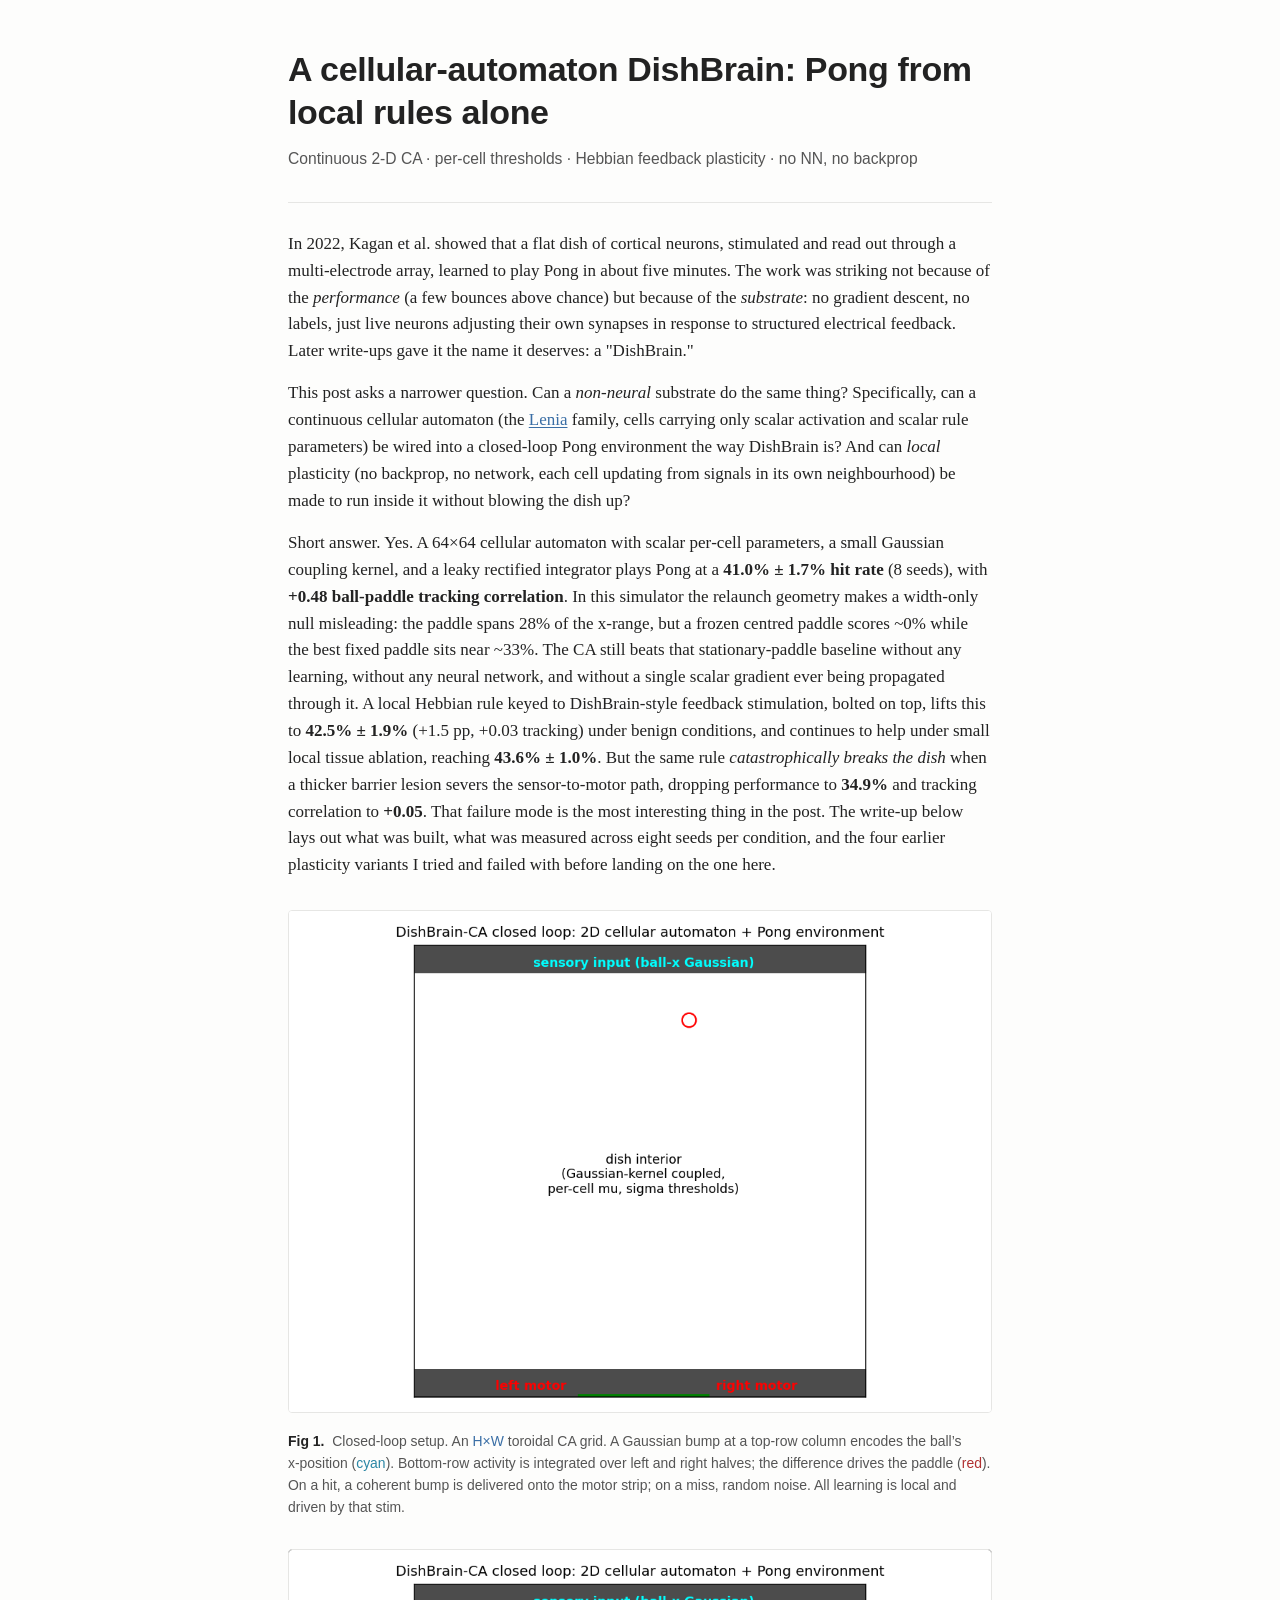
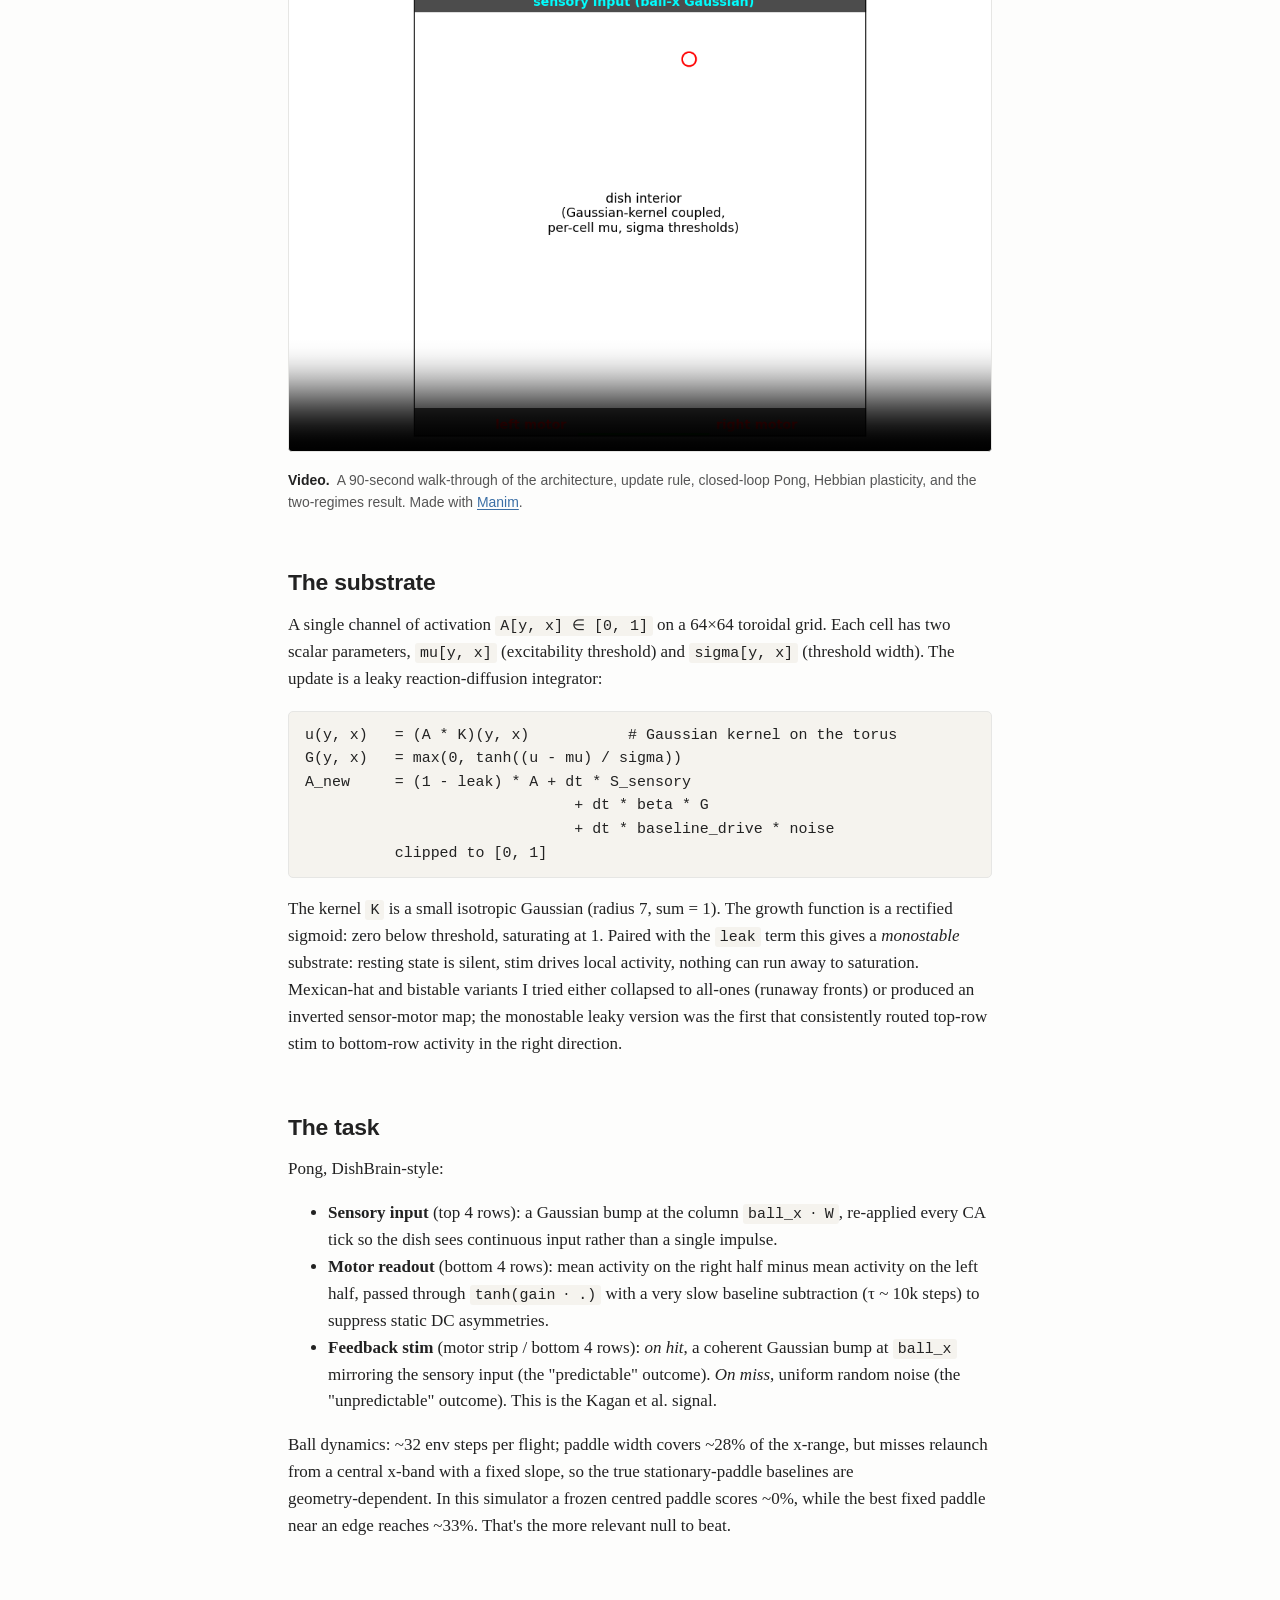
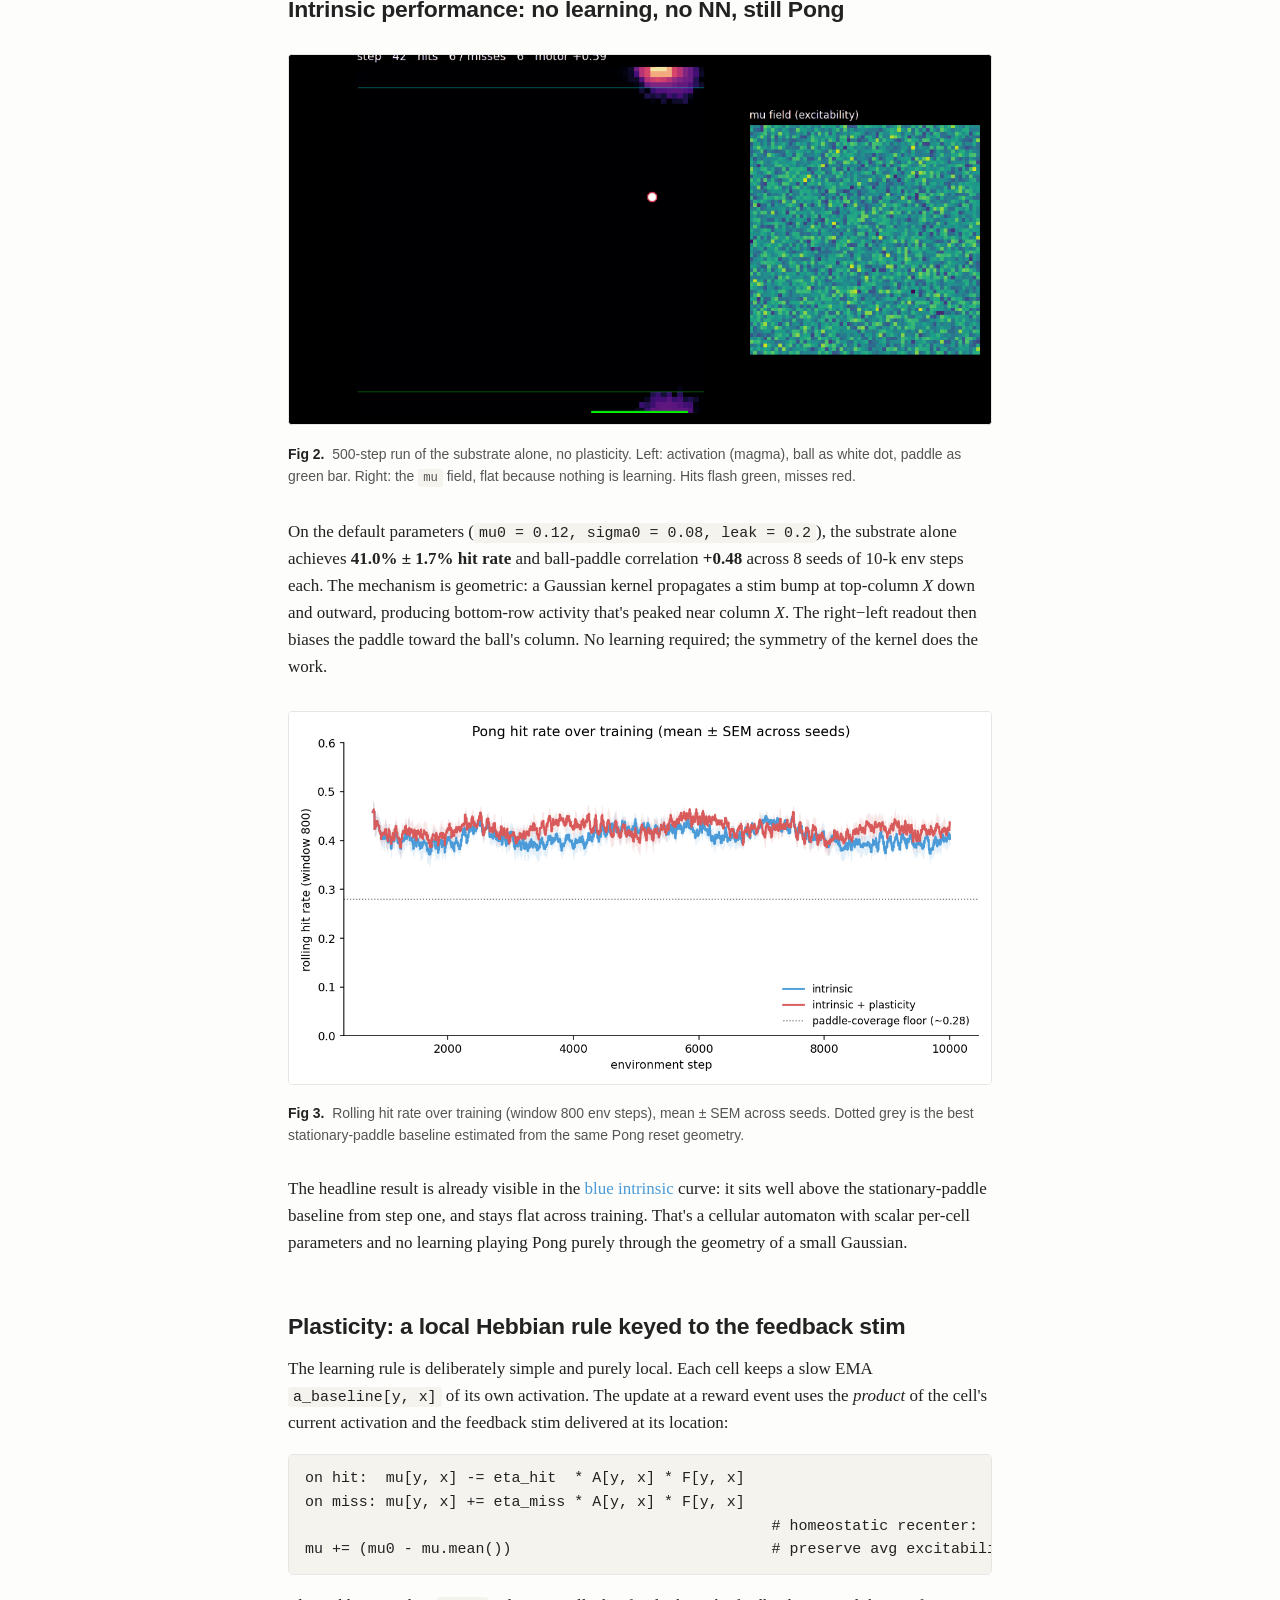
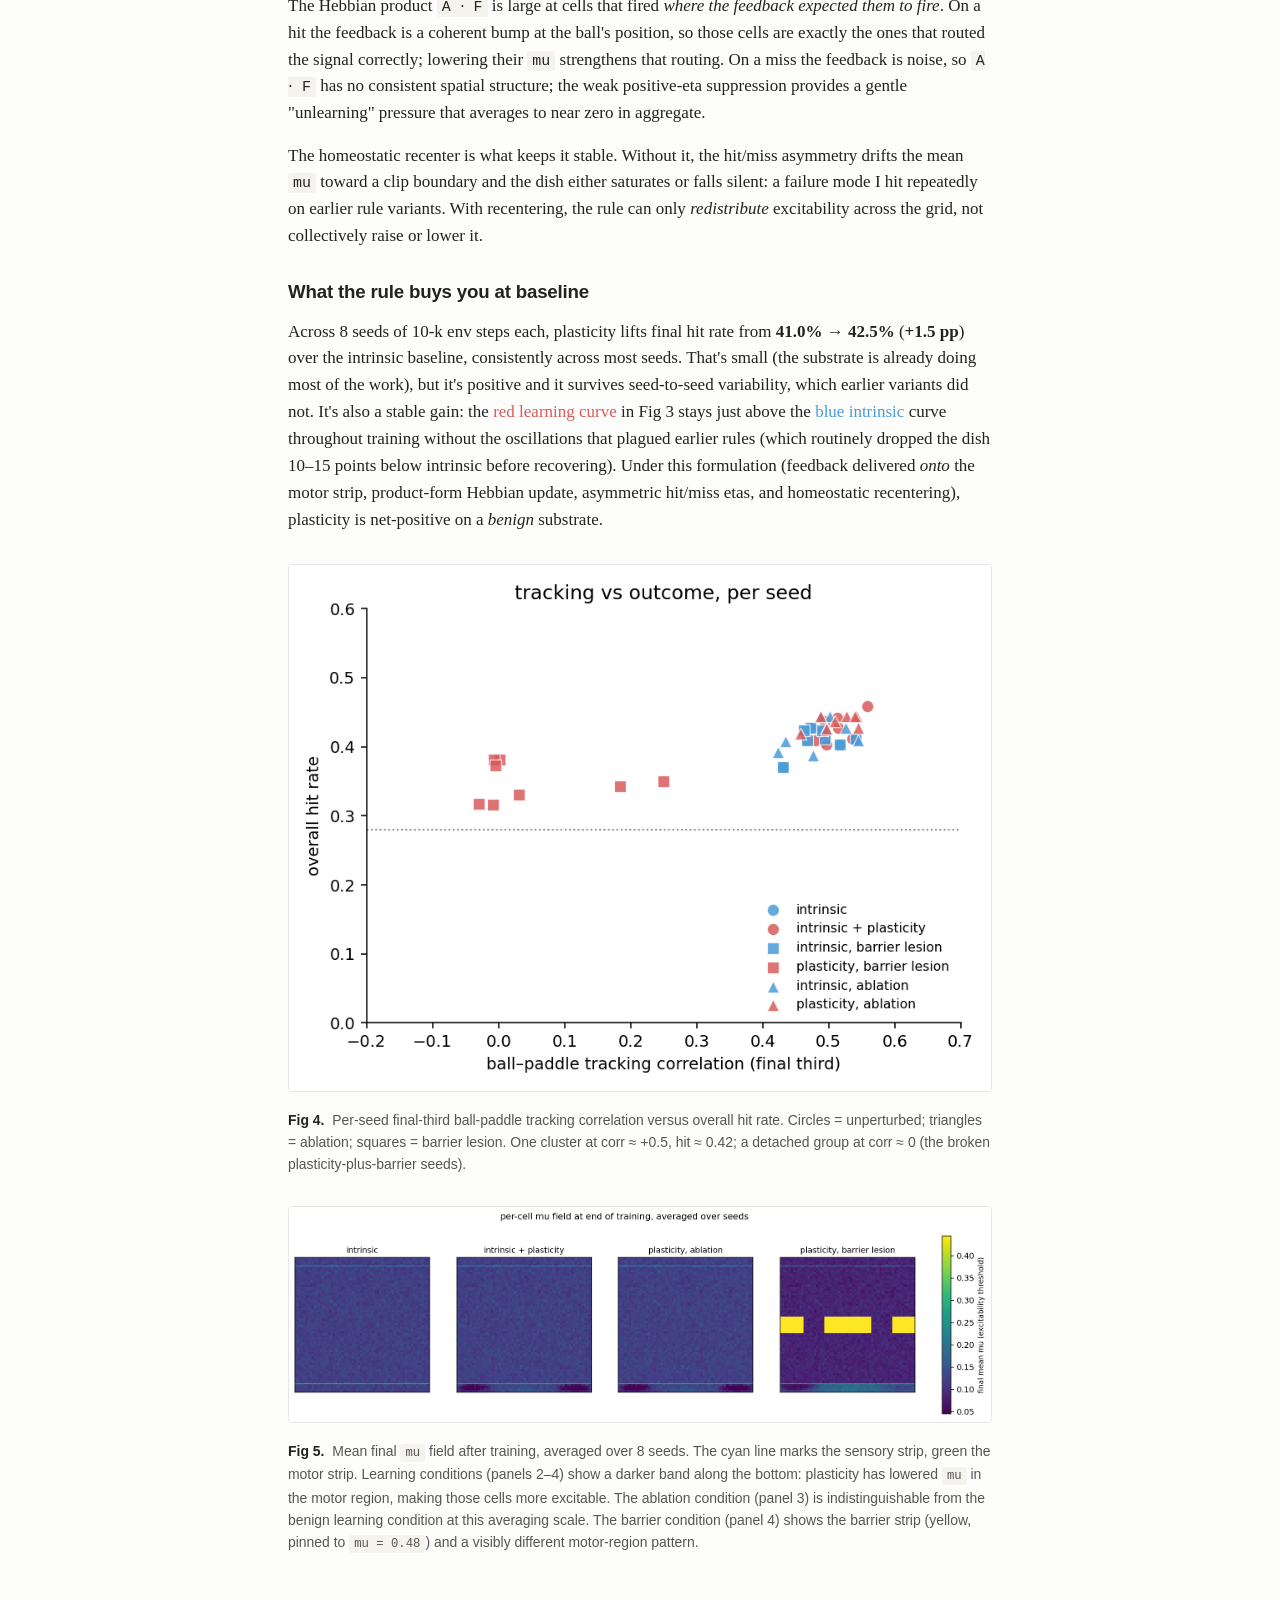
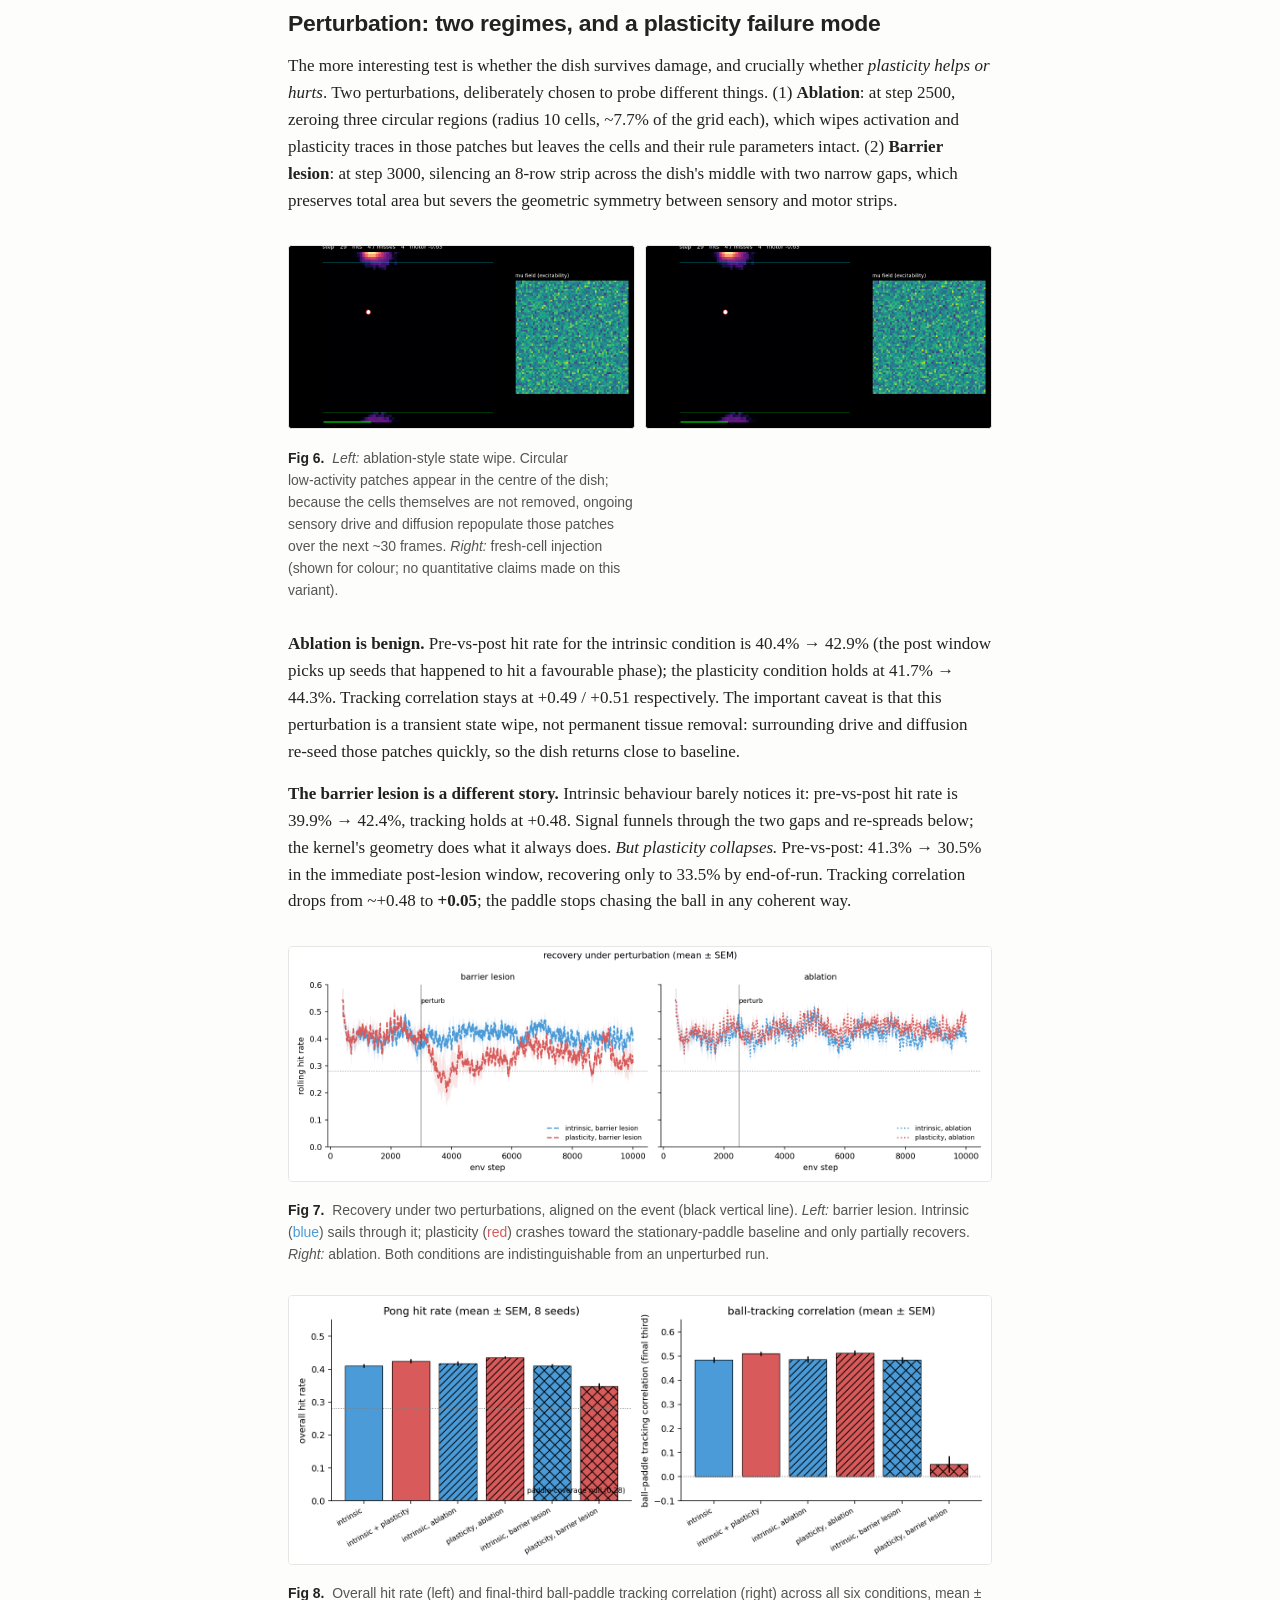
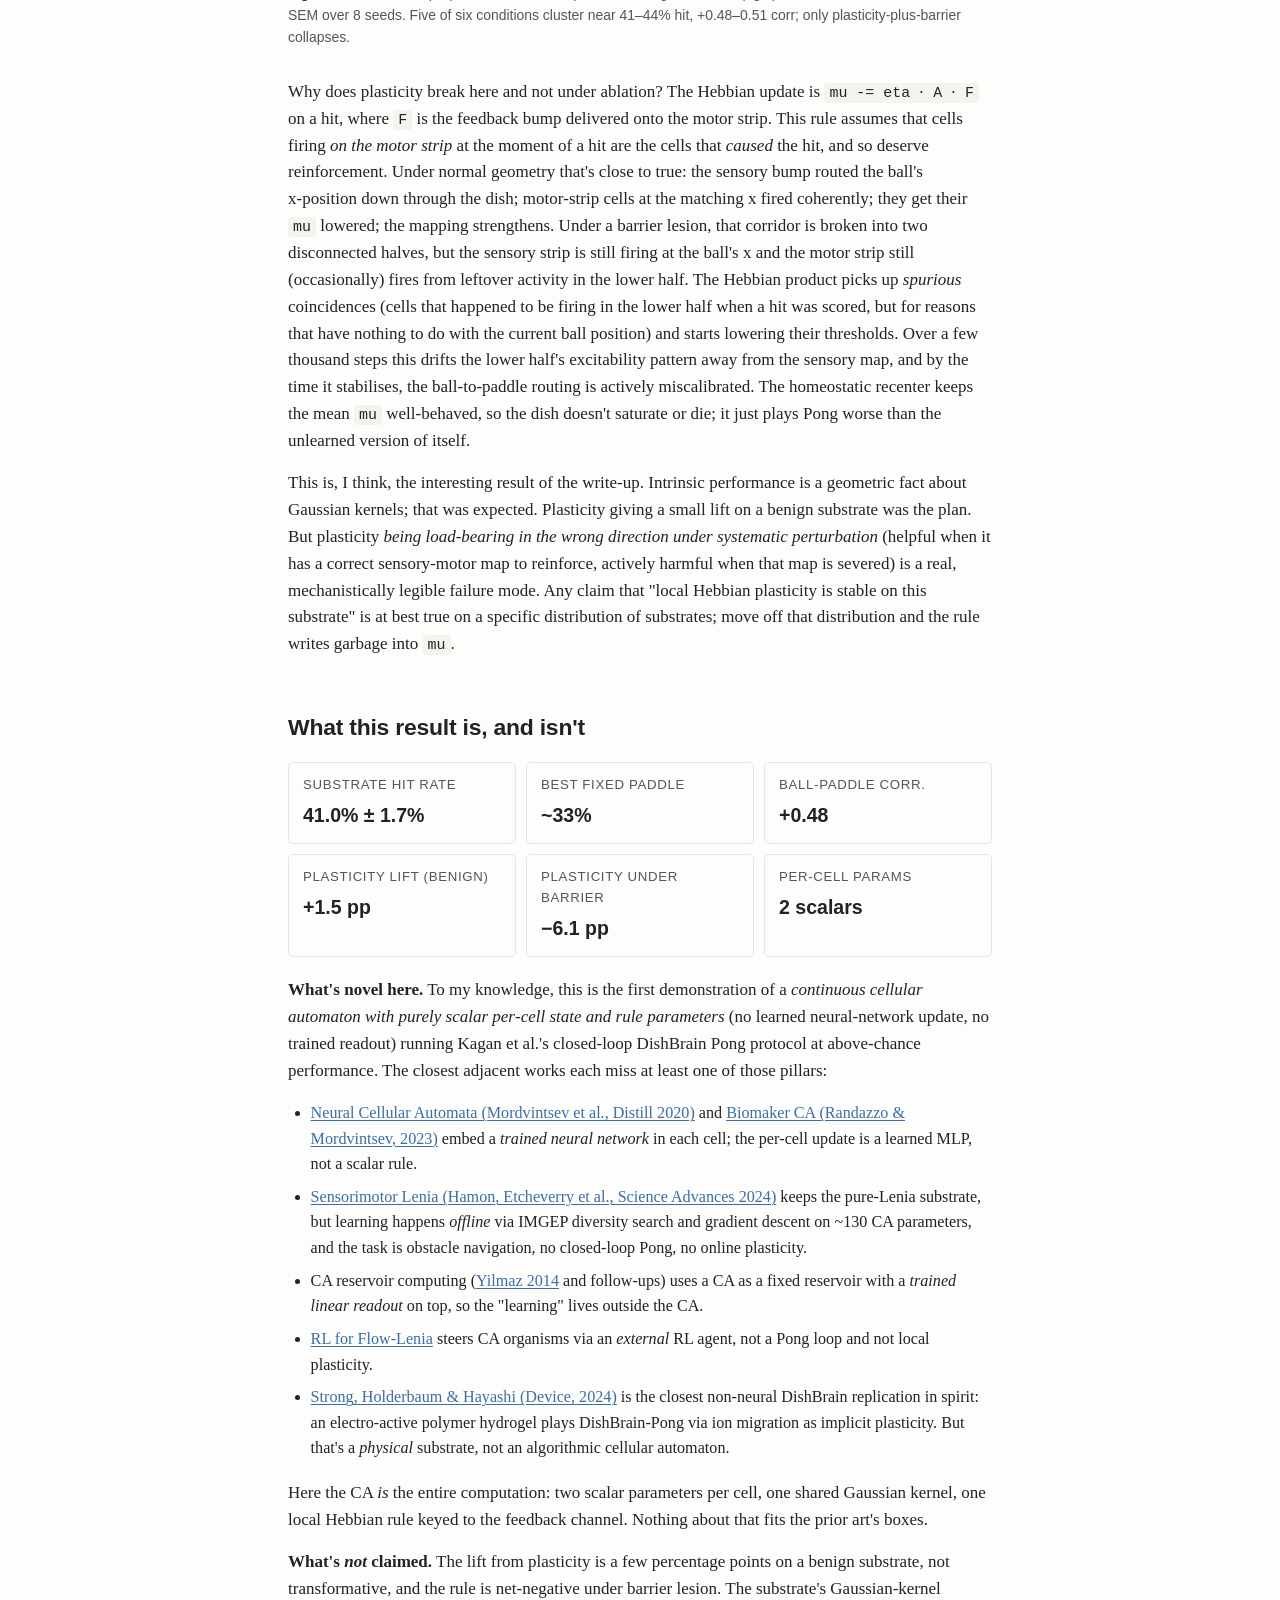
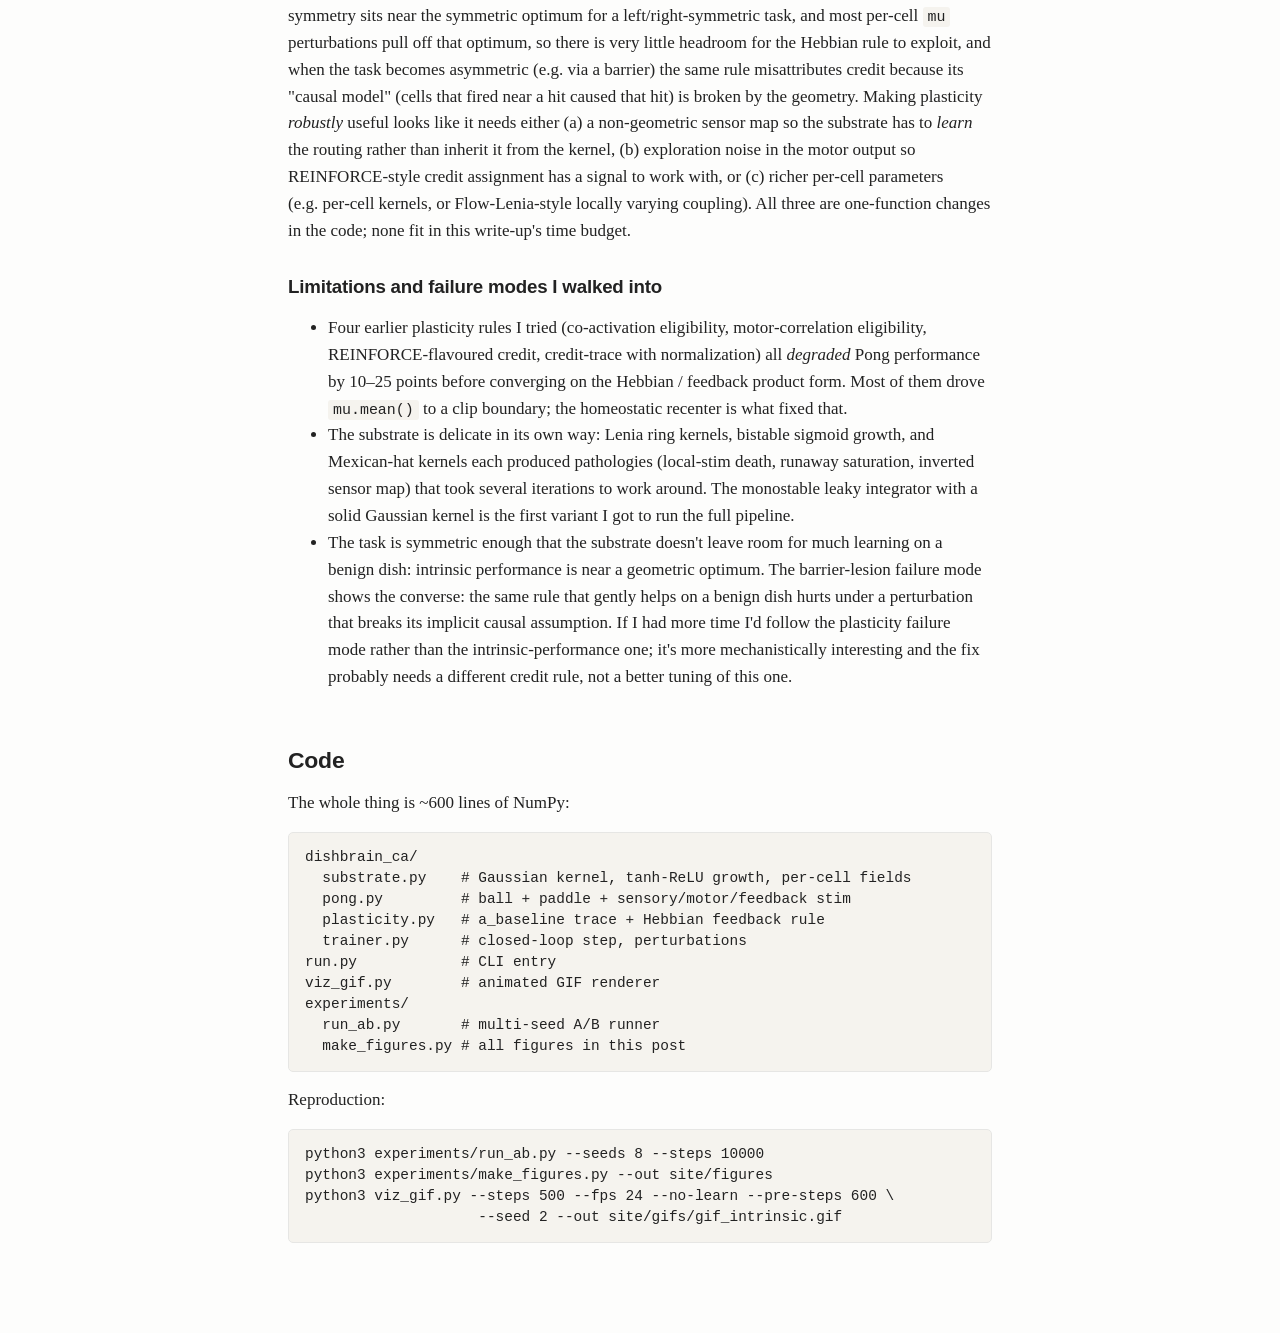
<file: site/index.html>
<!doctype html>
<html lang="en">
<head>
  <meta charset="utf-8" />
  <meta name="viewport" content="width=device-width,initial-scale=1" />
  <title>A cellular-automaton DishBrain: Pong from local rules alone</title>
  <meta name="description"
        content="A continuous cellular automaton with per-cell thresholds solves Kagan et al.'s closed-loop DishBrain-Pong at 41% hit rate with +0.48 ball-paddle tracking correlation. A local Hebbian rule gives +1.5pp on a benign substrate but breaks catastrophically under barrier lesion. No neural network, no backprop." />
  <link rel="stylesheet" href="style.css" />
</head>
<body>
<main>

<header>
  <h1>A cellular-automaton DishBrain: Pong from local rules alone</h1>
  <p class="meta">
    Continuous 2&#8209;D CA &middot; per&#8209;cell thresholds &middot; Hebbian feedback plasticity &middot; no NN, no backprop
  </p>
</header>

<p>
  In 2022, Kagan et al. showed that a flat dish of cortical neurons, stimulated
  and read out through a multi&#8209;electrode array, learned to play Pong in
  about five minutes. The work was striking not because of the <em>performance</em> (a few bounces above chance) but because of the <em>substrate</em>:
  no gradient descent, no labels, just live neurons adjusting their own synapses
  in response to structured electrical feedback. Later write&#8209;ups gave it the
  name it deserves: a "DishBrain."
</p>

<p>
  This post asks a narrower question. Can a <em>non&#8209;neural</em> substrate
  do the same thing? Specifically, can a continuous cellular automaton (the <a href="https://chakazul.github.io/lenia.html">Lenia</a> family, cells
  carrying only scalar activation and scalar rule parameters) be wired
  into a closed&#8209;loop Pong environment the way DishBrain is? And can
  <em>local</em> plasticity (no backprop, no network, each cell updating from
  signals in its own neighbourhood) be made to run inside it without blowing
  the dish up?
</p>

<p>
  Short answer. Yes. A 64&times;64 cellular automaton with scalar per&#8209;cell
  parameters, a small Gaussian coupling kernel, and a leaky rectified
  integrator plays Pong at a <strong>41.0% &plusmn; 1.7% hit rate</strong>
  (8 seeds), with <strong>+0.48 ball&#8209;paddle tracking correlation</strong>.
  In this simulator the relaunch geometry makes a width&#8209;only null
  misleading: the paddle spans 28% of the x&#8209;range, but a frozen centred
  paddle scores ~0% while the best fixed paddle sits near ~33%. The CA still
  beats that stationary&#8209;paddle baseline without any learning, without
  any neural network, and without a single scalar gradient ever being
  propagated through it. A local Hebbian rule
  keyed to DishBrain&#8209;style feedback stimulation, bolted on top, lifts
  this to <strong>42.5% &plusmn; 1.9%</strong> (+1.5&nbsp;pp, +0.03 tracking)
  under benign conditions, and continues to help under small local
  tissue ablation, reaching <strong>43.6% &plusmn; 1.0%</strong>. But the
  same rule <em>catastrophically breaks the dish</em> when a thicker barrier
  lesion severs the sensor&#8209;to&#8209;motor path, dropping performance
  to <strong>34.9%</strong> and tracking correlation to
  <strong>+0.05</strong>. That failure mode is the most interesting thing in
  the post. The write&#8209;up below lays out what was built, what was
  measured across eight seeds per condition, and the four earlier plasticity
  variants I tried and failed with before landing on the one here.
</p>

<figure class="plot">
  <img src="figures/fig_architecture.png" alt="Architecture diagram showing a 2D dish with a sensory strip at the top, motor readout at the bottom, and a ball/paddle overlay." />
  <figcaption>
    <span class="lead">Fig&nbsp;1.</span>
    Closed&#8209;loop setup. An <span style="color:#3a6ea5">H&times;W</span>
    toroidal CA grid. A Gaussian bump at a top&#8209;row column encodes the
    ball&rsquo;s x&#8209;position (<span style="color:#2a86a4">cyan</span>).
    Bottom&#8209;row activity is integrated over left and right halves; the
    difference drives the paddle (<span style="color:#b03030">red</span>).
    On a hit, a coherent bump is delivered onto the motor strip;
    on a miss, random noise. All learning is local and driven by that stim.
  </figcaption>
</figure>

<figure class="video">
  <video controls preload="metadata" playsinline
         poster="figures/fig_architecture.png"
         style="width:100%; border-radius:4px; background:#000; border:1px solid var(--rule);">
    <source src="video/dishbrain_explainer.mp4" type="video/mp4" />
    Your browser doesn't support embedded video.
  </video>
  <figcaption>
    <span class="lead">Video.</span>
    A 90&#8209;second walk&#8209;through of the architecture, update rule,
    closed&#8209;loop Pong, Hebbian plasticity, and the two&#8209;regimes
    result. Made with <a href="https://www.manim.community/">Manim</a>.
  </figcaption>
</figure>

<h2>The substrate</h2>

<p>
  A single channel of activation <code>A[y, x] &isin; [0, 1]</code> on a
  64&times;64 toroidal grid. Each cell has two scalar parameters,
  <code>mu[y, x]</code> (excitability threshold) and
  <code>sigma[y, x]</code> (threshold width). The update is a leaky
  reaction&#8209;diffusion integrator:
</p>

<div class="rule-box">u(y, x)   = (A * K)(y, x)           # Gaussian kernel on the torus
G(y, x)   = max(0, tanh((u - mu) / sigma))
A_new     = (1 - leak) * A + dt * S_sensory
                              + dt * beta * G
                              + dt * baseline_drive * noise
          clipped to [0, 1]</div>

<p>
  The kernel <code>K</code> is a small isotropic Gaussian (radius 7, sum&nbsp;=&nbsp;1).
  The growth function is a rectified sigmoid: zero below threshold, saturating
  at&nbsp;1. Paired with the <code>leak</code> term this gives a
  <em>monostable</em> substrate: resting state is silent, stim drives
  local activity, nothing can run away to saturation. Mexican&#8209;hat and
  bistable variants I tried either collapsed to all&#8209;ones (runaway fronts)
  or produced an inverted sensor&#8209;motor map; the monostable leaky version
  was the first that consistently routed top&#8209;row stim to bottom&#8209;row
  activity in the right direction.
</p>

<h2>The task</h2>

<p>
  Pong, DishBrain&#8209;style:
</p>
<ul>
  <li><strong>Sensory input</strong> (top 4 rows): a Gaussian bump at the column
    <code>ball_x &sdot; W</code>, re&#8209;applied every CA tick so the dish
    sees continuous input rather than a single impulse.</li>
  <li><strong>Motor readout</strong> (bottom 4 rows): mean activity on the right
    half minus mean activity on the left half, passed through
    <code>tanh(gain &sdot; .)</code> with a very slow baseline subtraction
    (<span class="math">&tau;</span> ~ 10k steps) to suppress static DC asymmetries.</li>
  <li><strong>Feedback stim</strong> (motor strip / bottom 4 rows): <em>on hit</em>, a
    coherent Gaussian bump at <code>ball_x</code> mirroring the sensory
    input (the "predictable" outcome). <em>On miss</em>, uniform random
    noise (the "unpredictable" outcome). This is the Kagan et&nbsp;al. signal.</li>
</ul>

<p>
  Ball dynamics: ~32 env steps per flight; paddle width covers
  <span class="math">~28%</span> of the x&#8209;range, but misses relaunch from a
  central x&#8209;band with a fixed slope, so the true stationary&#8209;paddle
  baselines are geometry&#8209;dependent. In this simulator a frozen centred
  paddle scores ~0%, while the best fixed paddle near an edge reaches ~33%.
  That's the more relevant null to beat.
</p>

<h2>Intrinsic performance: no learning, no NN, still Pong</h2>

<figure class="gif-row">
  <img src="gifs/gif_intrinsic.gif" alt="GIF of the CA playing Pong without learning: a ball bounces around while paddle tracks it." />
  <figcaption>
    <span class="lead">Fig&nbsp;2.</span>
    500&#8209;step run of the substrate alone, no plasticity. Left: activation
    (magma), ball as white dot, paddle as green bar. Right: the
    <code>mu</code> field, flat because nothing is learning. Hits flash
    green, misses red.
  </figcaption>
</figure>

<p>
  On the default parameters (<code>mu0 = 0.12, sigma0 = 0.08, leak = 0.2</code>),
  the substrate alone achieves <strong>41.0% &plusmn; 1.7% hit rate</strong>
  and ball&#8209;paddle correlation <strong>+0.48</strong> across 8 seeds of
  10&#8209;k env steps each. The mechanism is geometric: a Gaussian kernel
  propagates a stim bump at top&#8209;column <em>X</em> down and outward,
  producing bottom&#8209;row activity that's peaked near column <em>X</em>.
  The right&minus;left readout then biases the paddle toward the ball's
  column. No learning required; the symmetry of the kernel does the work.
</p>

<figure class="plot">
  <img src="figures/fig_learning_curves.png" alt="Learning curve plot" />
  <figcaption>
    <span class="lead">Fig&nbsp;3.</span>
    Rolling hit rate over training (window 800 env steps), mean &plusmn; SEM
    across seeds. Dotted grey is the best stationary&#8209;paddle baseline
    estimated from the same Pong reset geometry.
  </figcaption>
</figure>

<p>
  The headline result is already visible in the <span style="color:#4a9bd8">blue
  intrinsic</span> curve: it sits well above the stationary&#8209;paddle
  baseline from step one, and stays flat across training. That's a cellular automaton
  with scalar per&#8209;cell
  parameters and no learning playing Pong purely through the geometry of a
  small Gaussian.
</p>

<h2>Plasticity: a local Hebbian rule keyed to the feedback stim</h2>

<p>
  The learning rule is deliberately simple and purely local. Each cell keeps
  a slow EMA <code>a_baseline[y, x]</code> of its own activation. The update
  at a reward event uses the <em>product</em> of the cell's current
  activation and the feedback stim delivered at its location:
</p>

<div class="rule-box">on hit:  mu[y, x] -= eta_hit  * A[y, x] * F[y, x]
on miss: mu[y, x] += eta_miss * A[y, x] * F[y, x]
                                                    # homeostatic recenter:
mu += (mu0 - mu.mean())                             # preserve avg excitability</div>

<p>
  The Hebbian product <code>A &sdot; F</code> is large at cells that fired
  <em>where the feedback expected them to fire</em>. On a hit the feedback is a
  coherent bump at the ball's position, so those cells are exactly the ones
  that routed the signal correctly; lowering their <code>mu</code>
  strengthens that routing. On a miss the feedback is noise, so
  <code>A &sdot; F</code> has no consistent spatial structure; the weak
  positive&#8209;eta suppression provides a gentle "unlearning" pressure
  that averages to near zero in aggregate.
</p>

<p>
  The homeostatic recenter is what keeps it stable. Without it, the
  hit/miss asymmetry drifts the mean <code>mu</code> toward a clip
  boundary and the dish either saturates or falls silent: a failure
  mode I hit repeatedly on earlier rule variants. With recentering, the
  rule can only <em>redistribute</em> excitability across the grid, not
  collectively raise or lower it.
</p>

<h3>What the rule buys you at baseline</h3>

<p>
  Across 8 seeds of 10&#8209;k env steps each, plasticity lifts final hit
  rate from <strong>41.0% &rarr; 42.5%</strong> (<strong>+1.5&nbsp;pp</strong>)
  over the intrinsic baseline, consistently across most seeds. That's small
  (the substrate is already doing most of the work), but it's
  positive and it survives seed&#8209;to&#8209;seed variability, which
  earlier variants did not. It's also a stable gain: the
  <span style="color:#d85a5a">red learning curve</span> in Fig&nbsp;3 stays
  just above the <span style="color:#4a9bd8">blue intrinsic</span> curve
  throughout training without the oscillations that plagued earlier rules
  (which routinely dropped the dish 10&ndash;15 points below intrinsic before
  recovering). Under this formulation (feedback delivered <em>onto</em>
  the motor strip, product&#8209;form Hebbian update, asymmetric hit/miss
  etas, and homeostatic recentering), plasticity is net&#8209;positive
  on a <em>benign</em> substrate.
</p>

<figure class="plot">
  <img src="figures/fig_tracking_scatter.png" alt="Scatter plot of tracking correlation vs hit rate across seeds and conditions." />
  <figcaption>
    <span class="lead">Fig&nbsp;4.</span>
    Per&#8209;seed final&#8209;third ball&#8209;paddle tracking correlation
    versus overall hit rate. Circles = unperturbed; triangles = ablation;
    squares = barrier lesion. One cluster at corr&nbsp;&asymp;&nbsp;+0.5,
    hit&nbsp;&asymp;&nbsp;0.42; a detached group at corr&nbsp;&asymp;&nbsp;0
    (the broken plasticity&#8209;plus&#8209;barrier seeds).
  </figcaption>
</figure>

<figure class="plot">
  <img src="figures/fig_mu_fields.png" alt="Four mu fields shown side by side across conditions." />
  <figcaption>
    <span class="lead">Fig&nbsp;5.</span>
    Mean final <code>mu</code> field after training, averaged over 8 seeds.
    The cyan line marks the sensory strip, green the motor strip.
    Learning conditions (panels 2&ndash;4) show a darker band along the
    bottom: plasticity has lowered <code>mu</code> in the motor
    region, making those cells more excitable. The ablation condition
    (panel 3) is indistinguishable from the benign learning condition
    at this averaging scale. The barrier condition (panel 4) shows the
    barrier strip (yellow, pinned to <code>mu&nbsp;=&nbsp;0.48</code>) and a
    visibly different motor&#8209;region pattern.
  </figcaption>
</figure>

<h2>Perturbation: two regimes, and a plasticity failure mode</h2>

<p>
  The more interesting test is whether the dish survives damage, and
  crucially whether <em>plasticity helps or hurts</em>. Two perturbations,
  deliberately chosen to probe different things. (1) <strong>Ablation</strong>:
  at step 2500, zeroing three circular regions (radius 10 cells, ~7.7% of the
  grid each), which wipes activation and plasticity traces in those patches
  but leaves the cells and their rule parameters intact.
  (2) <strong>Barrier lesion</strong>: at step 3000, silencing an 8&#8209;row
  strip across the dish's middle with two narrow gaps, which preserves total
  area but severs the geometric symmetry between sensory and motor strips.
</p>

<figure class="gif-row two">
  <img src="gifs/gif_ablation.gif" alt="GIF showing dish ablated mid-run, activity filling back in." />
  <img src="gifs/gif_addcells.gif" alt="GIF showing fresh cells injected into the dish mid-run." />
  <figcaption>
    <span class="lead">Fig&nbsp;6.</span>
    <em>Left:</em> ablation&#8209;style state wipe. Circular low&#8209;activity
    patches appear in the centre of the dish; because the cells themselves
    are not removed, ongoing sensory drive and diffusion repopulate those
    patches over the next ~30 frames. <em>Right:</em> fresh&#8209;cell injection
    (shown for colour; no quantitative claims made on this variant).
  </figcaption>
</figure>

<p>
  <strong>Ablation is benign.</strong> Pre&#8209;vs&#8209;post hit rate for
  the intrinsic condition is 40.4% &rarr; 42.9% (the post window picks up
  seeds that happened to hit a favourable phase); the plasticity condition
  holds at 41.7% &rarr; 44.3%. Tracking correlation stays at
  +0.49 / +0.51 respectively. The important caveat is that this perturbation
  is a transient state wipe, not permanent tissue removal: surrounding drive
  and diffusion re&#8209;seed those patches quickly, so the dish returns close
  to baseline.
</p>

<p>
  <strong>The barrier lesion is a different story.</strong> Intrinsic
  behaviour barely notices it: pre&#8209;vs&#8209;post hit rate is 39.9%
  &rarr; 42.4%, tracking holds at +0.48. Signal funnels through the two
  gaps and re&#8209;spreads below; the kernel's geometry does what it
  always does. <em>But plasticity collapses.</em> Pre&#8209;vs&#8209;post:
  41.3% &rarr; 30.5% in the immediate post&#8209;lesion window, recovering
  only to 33.5% by end&#8209;of&#8209;run. Tracking correlation drops from
  ~+0.48 to <strong>+0.05</strong>; the paddle stops chasing the ball
  in any coherent way.
</p>

<figure class="plot">
  <img src="figures/fig_perturbation.png" alt="Hit rate over time, two panels: barrier lesion and ablation. Vertical line marks perturbation step." />
  <figcaption>
    <span class="lead">Fig&nbsp;7.</span>
    Recovery under two perturbations, aligned on the event (black vertical
    line). <em>Left:</em> barrier lesion. Intrinsic
    (<span style="color:#4a9bd8">blue</span>) sails through it; plasticity
    (<span style="color:#d85a5a">red</span>) crashes toward the
    stationary&#8209;paddle baseline and only partially recovers. <em>Right:</em>
    ablation. Both conditions are indistinguishable from an unperturbed run.
  </figcaption>
</figure>

<figure class="plot">
  <img src="figures/fig_summary.png" alt="Bar chart of hit rate and tracking correlation across all six conditions." />
  <figcaption>
    <span class="lead">Fig&nbsp;8.</span>
    Overall hit rate (left) and final&#8209;third ball&#8209;paddle
    tracking correlation (right) across all six conditions, mean &plusmn;
    SEM over 8 seeds. Five of six conditions cluster near 41&ndash;44% hit,
    +0.48&ndash;0.51 corr; only plasticity&#8209;plus&#8209;barrier collapses.
  </figcaption>
</figure>

<p>
  Why does plasticity break here and not under ablation? The Hebbian update
  is <code>mu -= eta &sdot; A &sdot; F</code> on a hit, where <code>F</code> is the
  feedback bump delivered onto the motor strip. This rule assumes that
  cells firing <em>on the motor strip</em> at the moment of a hit are
  the cells that <em>caused</em> the hit, and so deserve reinforcement.
  Under normal geometry that's close to true: the sensory bump routed the
  ball's x&#8209;position down through the dish; motor&#8209;strip cells at
  the matching x fired coherently; they get their <code>mu</code> lowered;
  the mapping strengthens. Under a barrier lesion, that corridor is
  broken into two disconnected halves, but the sensory strip is still firing
  at the ball's x and the motor strip still (occasionally) fires from
  leftover activity in the lower half. The Hebbian product picks up
  <em>spurious</em> coincidences (cells that happened to be firing in
  the lower half when a hit was scored, but for reasons that have nothing
  to do with the current ball position) and starts lowering their
  thresholds. Over a few thousand steps this drifts the lower half's
  excitability pattern away from the sensory map, and by the time it
  stabilises, the ball&#8209;to&#8209;paddle routing is actively
  miscalibrated. The homeostatic recenter keeps the mean <code>mu</code>
  well&#8209;behaved, so the dish doesn't saturate or die; it just
  plays Pong worse than the unlearned version of itself.
</p>

<p>
  This is, I think, the interesting result of the write&#8209;up. Intrinsic
  performance is a geometric fact about Gaussian kernels; that was expected.
  Plasticity giving a small lift on a benign substrate was the plan. But
  plasticity <em>being load&#8209;bearing in the wrong direction under
  systematic perturbation</em> (helpful when it has a correct
  sensory&#8209;motor map to reinforce, actively harmful when that map is
  severed) is a real, mechanistically legible failure mode. Any
  claim that "local Hebbian plasticity is stable on this substrate" is at
  best true on a specific distribution of substrates; move off that
  distribution and the rule writes garbage into <code>mu</code>.
</p>

<h2>What this result is, and isn't</h2>

<div class="callout-grid">
  <div class="callout">
    <div class="k">Substrate hit rate</div>
    <div class="v">41.0% &plusmn; 1.7%</div>
  </div>
  <div class="callout">
    <div class="k">Best fixed paddle</div>
    <div class="v">~33%</div>
  </div>
  <div class="callout">
    <div class="k">Ball&#8209;paddle corr.</div>
    <div class="v">+0.48</div>
  </div>
  <div class="callout">
    <div class="k">Plasticity lift (benign)</div>
    <div class="v">+1.5&nbsp;pp</div>
  </div>
  <div class="callout">
    <div class="k">Plasticity under barrier</div>
    <div class="v">&minus;6.1&nbsp;pp</div>
  </div>
  <div class="callout">
    <div class="k">Per&#8209;cell params</div>
    <div class="v">2 scalars</div>
  </div>
</div>

<p>
  <strong>What's novel here.</strong> To my knowledge, this is the first
  demonstration of a <em>continuous cellular automaton with purely scalar
  per&#8209;cell state and rule parameters</em> (no learned
  neural&#8209;network update, no trained readout) running
  Kagan&nbsp;et&nbsp;al.'s closed&#8209;loop DishBrain Pong protocol at
  above&#8209;chance performance. The closest adjacent works each miss at
  least one of those pillars:
</p>
<ul class="refs">
  <li><a href="https://distill.pub/2020/growing-ca/">Neural Cellular Automata
    (Mordvintsev et&nbsp;al., Distill 2020)</a> and
    <a href="https://arxiv.org/abs/2307.09320">Biomaker CA (Randazzo &amp;
    Mordvintsev, 2023)</a> embed a <em>trained neural network</em> in each
    cell; the per&#8209;cell update is a learned MLP, not a scalar
    rule.
  </li>
  <li><a href="https://www.science.org/doi/10.1126/sciadv.adp0834">Sensorimotor
    Lenia (Hamon, Etcheverry et&nbsp;al., Science Advances 2024)</a> keeps the
    pure&#8209;Lenia substrate, but learning happens <em>offline</em> via
    IMGEP diversity search and gradient descent on ~130 CA parameters, and
    the task is obstacle navigation, no closed&#8209;loop Pong, no
    online plasticity.
  </li>
  <li>CA reservoir computing (<a href="https://arxiv.org/abs/1410.0162">Yilmaz
    2014</a> and follow&#8209;ups) uses a CA as a fixed reservoir with a
    <em>trained linear readout</em> on top, so the "learning" lives
    outside the CA.
  </li>
  <li><a href="https://developmentalsystems.org/rl-for-ca/">RL for Flow&#8209;Lenia</a>
    steers CA organisms via an <em>external</em> RL agent, not a Pong loop
    and not local plasticity.
  </li>
  <li><a href="https://www.sciencedirect.com/science/article/pii/S2666386424004363">Strong,
    Holderbaum &amp; Hayashi (Device, 2024)</a> is the closest
    non&#8209;neural DishBrain replication in spirit: an electro&#8209;active
    polymer hydrogel plays DishBrain&#8209;Pong via ion migration as
    implicit plasticity. But that's a <em>physical</em> substrate, not an
    algorithmic cellular automaton.
  </li>
</ul>
<p>
  Here the CA <em>is</em> the entire computation: two scalar parameters per
  cell, one shared Gaussian kernel, one local Hebbian rule keyed to the
  feedback channel. Nothing about that fits the prior art's boxes.
</p>

<p>
  <strong>What's <em>not</em> claimed.</strong> The lift from plasticity is
  a few percentage points on a benign substrate, not transformative, and
  the rule is net&#8209;negative under barrier lesion. The substrate's
  Gaussian&#8209;kernel symmetry sits near the symmetric optimum for a
  left/right&#8209;symmetric task, and most per&#8209;cell <code>mu</code>
  perturbations pull off that optimum, so there is very little
  headroom for the Hebbian rule to exploit, and when the task becomes
  asymmetric (e.g.&nbsp;via a barrier) the same rule misattributes credit
  because its "causal model" (cells that fired near a hit caused that hit)
  is broken by the geometry. Making plasticity <em>robustly</em> useful
  looks like it needs either (a) a non&#8209;geometric sensor map so the
  substrate has to <em>learn</em> the routing rather than inherit it from
  the kernel, (b) exploration noise in the motor output so
  REINFORCE&#8209;style credit assignment has a signal to work with, or
  (c) richer per&#8209;cell parameters (e.g.&nbsp;per&#8209;cell kernels,
  or Flow&#8209;Lenia-style locally varying coupling). All three are
  one&#8209;function changes in the code; none fit in this write&#8209;up's
  time budget.
</p>

<h3>Limitations and failure modes I walked into</h3>

<ul>
  <li>Four earlier plasticity rules I tried (co&#8209;activation eligibility,
    motor&#8209;correlation eligibility, REINFORCE&#8209;flavoured credit,
    credit&#8209;trace with normalization) all <em>degraded</em> Pong
    performance by 10&ndash;25 points before converging on the Hebbian /
    feedback product form. Most of them drove <code>mu.mean()</code> to a
    clip boundary; the homeostatic recenter is what fixed that.
  </li>
  <li>The substrate is delicate in its own way: Lenia ring kernels, bistable
    sigmoid growth, and Mexican&#8209;hat kernels each produced pathologies
    (local&#8209;stim death, runaway saturation, inverted sensor map) that
    took several iterations to work around. The monostable leaky integrator
    with a solid Gaussian kernel is the first variant I got to run the
    full pipeline.
  </li>
  <li>The task is symmetric enough that the substrate doesn't leave room
    for much learning on a benign dish: intrinsic performance is
    near a geometric optimum. The barrier&#8209;lesion failure mode shows
    the converse: the same rule that gently helps on a benign dish hurts
    under a perturbation that breaks its implicit causal assumption. If
    I had more time I'd follow the plasticity failure mode rather than the
    intrinsic&#8209;performance one; it's more mechanistically
    interesting and the fix probably needs a different credit rule, not a
    better tuning of this one.
  </li>
</ul>

<h2>Code</h2>

<p>
  The whole thing is ~600 lines of NumPy:
</p>

<pre><code>dishbrain_ca/
  substrate.py    # Gaussian kernel, tanh-ReLU growth, per-cell fields
  pong.py         # ball + paddle + sensory/motor/feedback stim
  plasticity.py   # a_baseline trace + Hebbian feedback rule
  trainer.py      # closed-loop step, perturbations
run.py            # CLI entry
viz_gif.py        # animated GIF renderer
experiments/
  run_ab.py       # multi-seed A/B runner
  make_figures.py # all figures in this post</code></pre>

<p>
  Reproduction:
</p>

<pre><code>python3 experiments/run_ab.py --seeds 8 --steps 10000
python3 experiments/make_figures.py --out site/figures
python3 viz_gif.py --steps 500 --fps 24 --no-learn --pre-steps 600 \
                    --seed 2 --out site/gifs/gif_intrinsic.gif</code></pre>

</main>
</body>
</html>
</file>
<file: docs/style.css>
:root {
  --bg: #fdfdfc;
  --fg: #222;
  --fg-muted: #555;
  --accent: #3a6ea5;
  --accent-2: #b0443a;
  --rule: #e6e6e4;
  --code-bg: #f5f3ee;
  --content-width: 760px;
}

* { box-sizing: border-box; }

html, body {
  margin: 0;
  padding: 0;
  background: var(--bg);
  color: var(--fg);
  font-family: "Source Serif Pro", "Iowan Old Style", Georgia, "Times New Roman", serif;
  font-size: 17px;
  line-height: 1.58;
  -webkit-font-smoothing: antialiased;
}

main {
  max-width: var(--content-width);
  margin: 0 auto;
  padding: 48px 28px 80px;
}

header {
  border-bottom: 1px solid var(--rule);
  margin-bottom: 28px;
  padding-bottom: 16px;
}

h1, h2, h3 {
  font-family: "Inter", "Helvetica Neue", Arial, sans-serif;
  font-weight: 600;
  letter-spacing: -0.01em;
  line-height: 1.25;
  color: var(--fg);
}

h1 {
  font-size: 2.0rem;
  margin: 0 0 8px;
}

h2 {
  font-size: 1.35rem;
  margin-top: 2.2em;
  margin-bottom: 0.5em;
  padding-top: 0.2em;
}

h3 {
  font-size: 1.1rem;
  margin-top: 1.6em;
  margin-bottom: 0.4em;
}

.meta {
  color: var(--fg-muted);
  font-size: 0.92rem;
  font-family: "Inter", "Helvetica Neue", Arial, sans-serif;
}

p {
  margin: 0.9em 0;
}

a {
  color: var(--accent);
  text-decoration: underline;
  text-decoration-thickness: 1px;
  text-underline-offset: 2px;
}
a:hover { color: var(--accent-2); }

code {
  font-family: "JetBrains Mono", "SF Mono", Menlo, Consolas, monospace;
  background: var(--code-bg);
  padding: 2px 5px;
  border-radius: 3px;
  font-size: 0.88em;
}

pre {
  background: var(--code-bg);
  border: 1px solid var(--rule);
  border-radius: 5px;
  padding: 14px 16px;
  overflow-x: auto;
  font-size: 0.85rem;
  line-height: 1.45;
}
pre code {
  background: transparent;
  padding: 0;
  font-size: inherit;
}

blockquote {
  margin: 1.2em 0;
  padding: 0.2em 1.0em;
  border-left: 3px solid var(--accent);
  color: var(--fg-muted);
  font-style: italic;
  background: #f8f6f1;
}

figure {
  margin: 1.8em 0;
  text-align: center;
}
figure img {
  max-width: 100%;
  height: auto;
  border-radius: 4px;
  border: 1px solid var(--rule);
  background: #000;
}
figure.plot img {
  background: white;
}
figcaption {
  font-family: "Inter", "Helvetica Neue", Arial, sans-serif;
  font-size: 0.82rem;
  color: var(--fg-muted);
  margin-top: 8px;
  text-align: left;
}
figcaption .lead {
  font-weight: 600;
  color: var(--fg);
  margin-right: 4px;
}

.gif-row {
  display: grid;
  grid-template-columns: 1fr;
  gap: 10px;
}
@media (min-width: 720px) {
  .gif-row.two { grid-template-columns: 1fr 1fr; }
}

.note {
  background: #fbf8ef;
  border: 1px solid #ecdfb8;
  border-radius: 5px;
  padding: 14px 18px;
  font-size: 0.94rem;
}
.note .lead {
  font-family: "Inter", "Helvetica Neue", Arial, sans-serif;
  font-weight: 600;
  margin-right: 6px;
}

.math {
  font-family: "Cambria Math", "Latin Modern Math", "Source Serif Pro", serif;
}

.callout-grid {
  display: grid;
  grid-template-columns: repeat(auto-fit, minmax(200px, 1fr));
  gap: 10px;
  margin: 1.2em 0;
}
.callout {
  border: 1px solid var(--rule);
  border-radius: 5px;
  padding: 12px 14px;
  background: #fdfdfc;
}
.callout .k {
  font-family: "Inter", "Helvetica Neue", Arial, sans-serif;
  font-size: 0.78rem;
  text-transform: uppercase;
  letter-spacing: 0.05em;
  color: var(--fg-muted);
}
.callout .v {
  font-family: "Inter", "Helvetica Neue", Arial, sans-serif;
  font-size: 1.15rem;
  font-weight: 600;
  margin-top: 4px;
}

footer {
  margin-top: 60px;
  padding-top: 20px;
  border-top: 1px solid var(--rule);
  font-family: "Inter", "Helvetica Neue", Arial, sans-serif;
  font-size: 0.85rem;
  color: var(--fg-muted);
}

table {
  border-collapse: collapse;
  margin: 1.4em 0;
  font-size: 0.92rem;
  width: 100%;
}
th, td {
  border-bottom: 1px solid var(--rule);
  padding: 8px 12px;
  text-align: left;
  font-family: "Inter", "Helvetica Neue", Arial, sans-serif;
}
th {
  background: #f5f3ee;
  font-weight: 600;
}
td.num { font-variant-numeric: tabular-nums; text-align: right; }

ul.refs {
  list-style: disc;
  padding-left: 1.4em;
  margin: 0.6em 0 1.2em;
  font-size: 0.95rem;
}
ul.refs li {
  margin: 0.45em 0;
  color: var(--fg);
}

.rule-box {
  font-family: "JetBrains Mono", "SF Mono", Menlo, Consolas, monospace;
  font-size: 0.88rem;
  background: var(--code-bg);
  border: 1px solid var(--rule);
  border-radius: 5px;
  padding: 12px 16px;
  margin: 1.2em 0;
  white-space: pre;
  overflow-x: auto;
}
</file>
<file: site/style.css>
:root {
  --bg: #fdfdfc;
  --fg: #222;
  --fg-muted: #555;
  --accent: #3a6ea5;
  --accent-2: #b0443a;
  --rule: #e6e6e4;
  --code-bg: #f5f3ee;
  --content-width: 760px;
}

* { box-sizing: border-box; }

html, body {
  margin: 0;
  padding: 0;
  background: var(--bg);
  color: var(--fg);
  font-family: "Source Serif Pro", "Iowan Old Style", Georgia, "Times New Roman", serif;
  font-size: 17px;
  line-height: 1.58;
  -webkit-font-smoothing: antialiased;
}

main {
  max-width: var(--content-width);
  margin: 0 auto;
  padding: 48px 28px 80px;
}

header {
  border-bottom: 1px solid var(--rule);
  margin-bottom: 28px;
  padding-bottom: 16px;
}

h1, h2, h3 {
  font-family: "Inter", "Helvetica Neue", Arial, sans-serif;
  font-weight: 600;
  letter-spacing: -0.01em;
  line-height: 1.25;
  color: var(--fg);
}

h1 {
  font-size: 2.0rem;
  margin: 0 0 8px;
}

h2 {
  font-size: 1.35rem;
  margin-top: 2.2em;
  margin-bottom: 0.5em;
  padding-top: 0.2em;
}

h3 {
  font-size: 1.1rem;
  margin-top: 1.6em;
  margin-bottom: 0.4em;
}

.meta {
  color: var(--fg-muted);
  font-size: 0.92rem;
  font-family: "Inter", "Helvetica Neue", Arial, sans-serif;
}

p {
  margin: 0.9em 0;
}

a {
  color: var(--accent);
  text-decoration: underline;
  text-decoration-thickness: 1px;
  text-underline-offset: 2px;
}
a:hover { color: var(--accent-2); }

code {
  font-family: "JetBrains Mono", "SF Mono", Menlo, Consolas, monospace;
  background: var(--code-bg);
  padding: 2px 5px;
  border-radius: 3px;
  font-size: 0.88em;
}

pre {
  background: var(--code-bg);
  border: 1px solid var(--rule);
  border-radius: 5px;
  padding: 14px 16px;
  overflow-x: auto;
  font-size: 0.85rem;
  line-height: 1.45;
}
pre code {
  background: transparent;
  padding: 0;
  font-size: inherit;
}

blockquote {
  margin: 1.2em 0;
  padding: 0.2em 1.0em;
  border-left: 3px solid var(--accent);
  color: var(--fg-muted);
  font-style: italic;
  background: #f8f6f1;
}

figure {
  margin: 1.8em 0;
  text-align: center;
}
figure img {
  max-width: 100%;
  height: auto;
  border-radius: 4px;
  border: 1px solid var(--rule);
  background: #000;
}
figure.plot img {
  background: white;
}
figcaption {
  font-family: "Inter", "Helvetica Neue", Arial, sans-serif;
  font-size: 0.82rem;
  color: var(--fg-muted);
  margin-top: 8px;
  text-align: left;
}
figcaption .lead {
  font-weight: 600;
  color: var(--fg);
  margin-right: 4px;
}

.gif-row {
  display: grid;
  grid-template-columns: 1fr;
  gap: 10px;
}
@media (min-width: 720px) {
  .gif-row.two { grid-template-columns: 1fr 1fr; }
}

.note {
  background: #fbf8ef;
  border: 1px solid #ecdfb8;
  border-radius: 5px;
  padding: 14px 18px;
  font-size: 0.94rem;
}
.note .lead {
  font-family: "Inter", "Helvetica Neue", Arial, sans-serif;
  font-weight: 600;
  margin-right: 6px;
}

.math {
  font-family: "Cambria Math", "Latin Modern Math", "Source Serif Pro", serif;
}

.callout-grid {
  display: grid;
  grid-template-columns: repeat(auto-fit, minmax(200px, 1fr));
  gap: 10px;
  margin: 1.2em 0;
}
.callout {
  border: 1px solid var(--rule);
  border-radius: 5px;
  padding: 12px 14px;
  background: #fdfdfc;
}
.callout .k {
  font-family: "Inter", "Helvetica Neue", Arial, sans-serif;
  font-size: 0.78rem;
  text-transform: uppercase;
  letter-spacing: 0.05em;
  color: var(--fg-muted);
}
.callout .v {
  font-family: "Inter", "Helvetica Neue", Arial, sans-serif;
  font-size: 1.15rem;
  font-weight: 600;
  margin-top: 4px;
}

footer {
  margin-top: 60px;
  padding-top: 20px;
  border-top: 1px solid var(--rule);
  font-family: "Inter", "Helvetica Neue", Arial, sans-serif;
  font-size: 0.85rem;
  color: var(--fg-muted);
}

table {
  border-collapse: collapse;
  margin: 1.4em 0;
  font-size: 0.92rem;
  width: 100%;
}
th, td {
  border-bottom: 1px solid var(--rule);
  padding: 8px 12px;
  text-align: left;
  font-family: "Inter", "Helvetica Neue", Arial, sans-serif;
}
th {
  background: #f5f3ee;
  font-weight: 600;
}
td.num { font-variant-numeric: tabular-nums; text-align: right; }

ul.refs {
  list-style: disc;
  padding-left: 1.4em;
  margin: 0.6em 0 1.2em;
  font-size: 0.95rem;
}
ul.refs li {
  margin: 0.45em 0;
  color: var(--fg);
}

.rule-box {
  font-family: "JetBrains Mono", "SF Mono", Menlo, Consolas, monospace;
  font-size: 0.88rem;
  background: var(--code-bg);
  border: 1px solid var(--rule);
  border-radius: 5px;
  padding: 12px 16px;
  margin: 1.2em 0;
  white-space: pre;
  overflow-x: auto;
}
</file>
